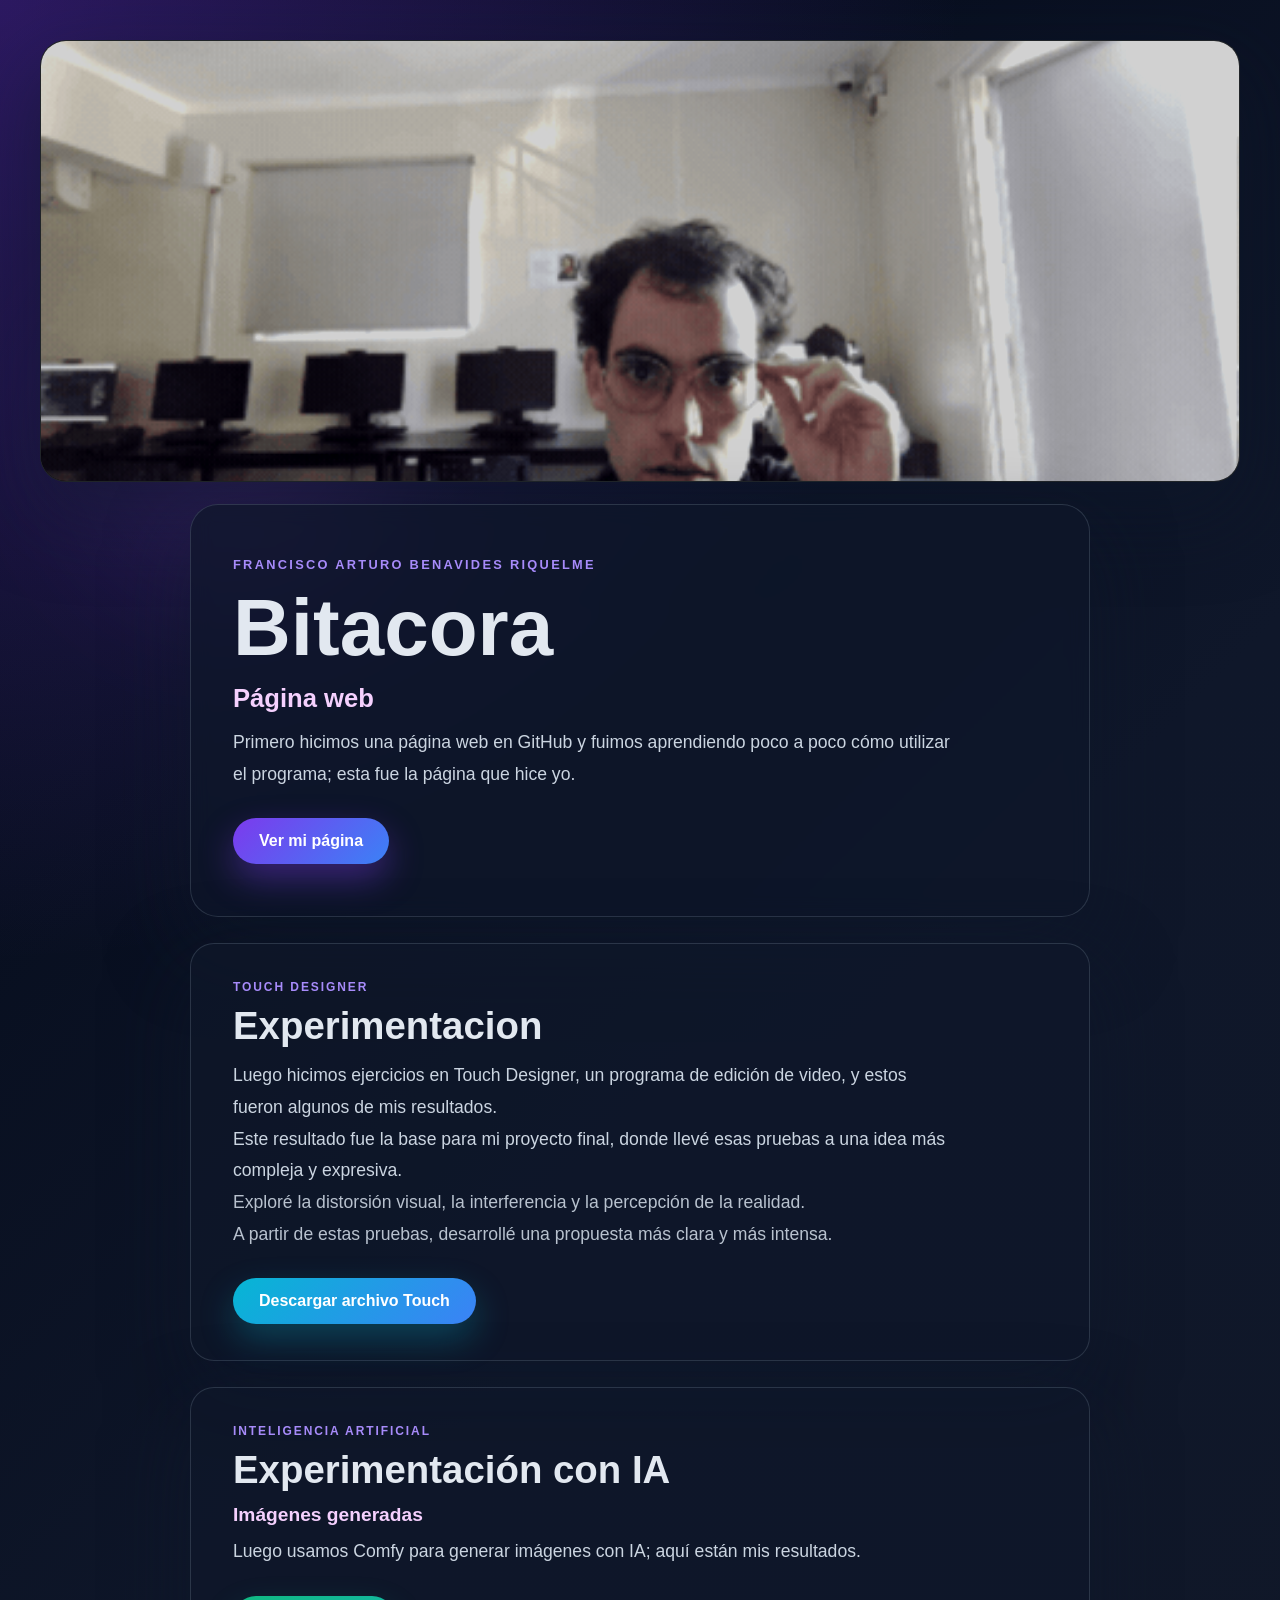
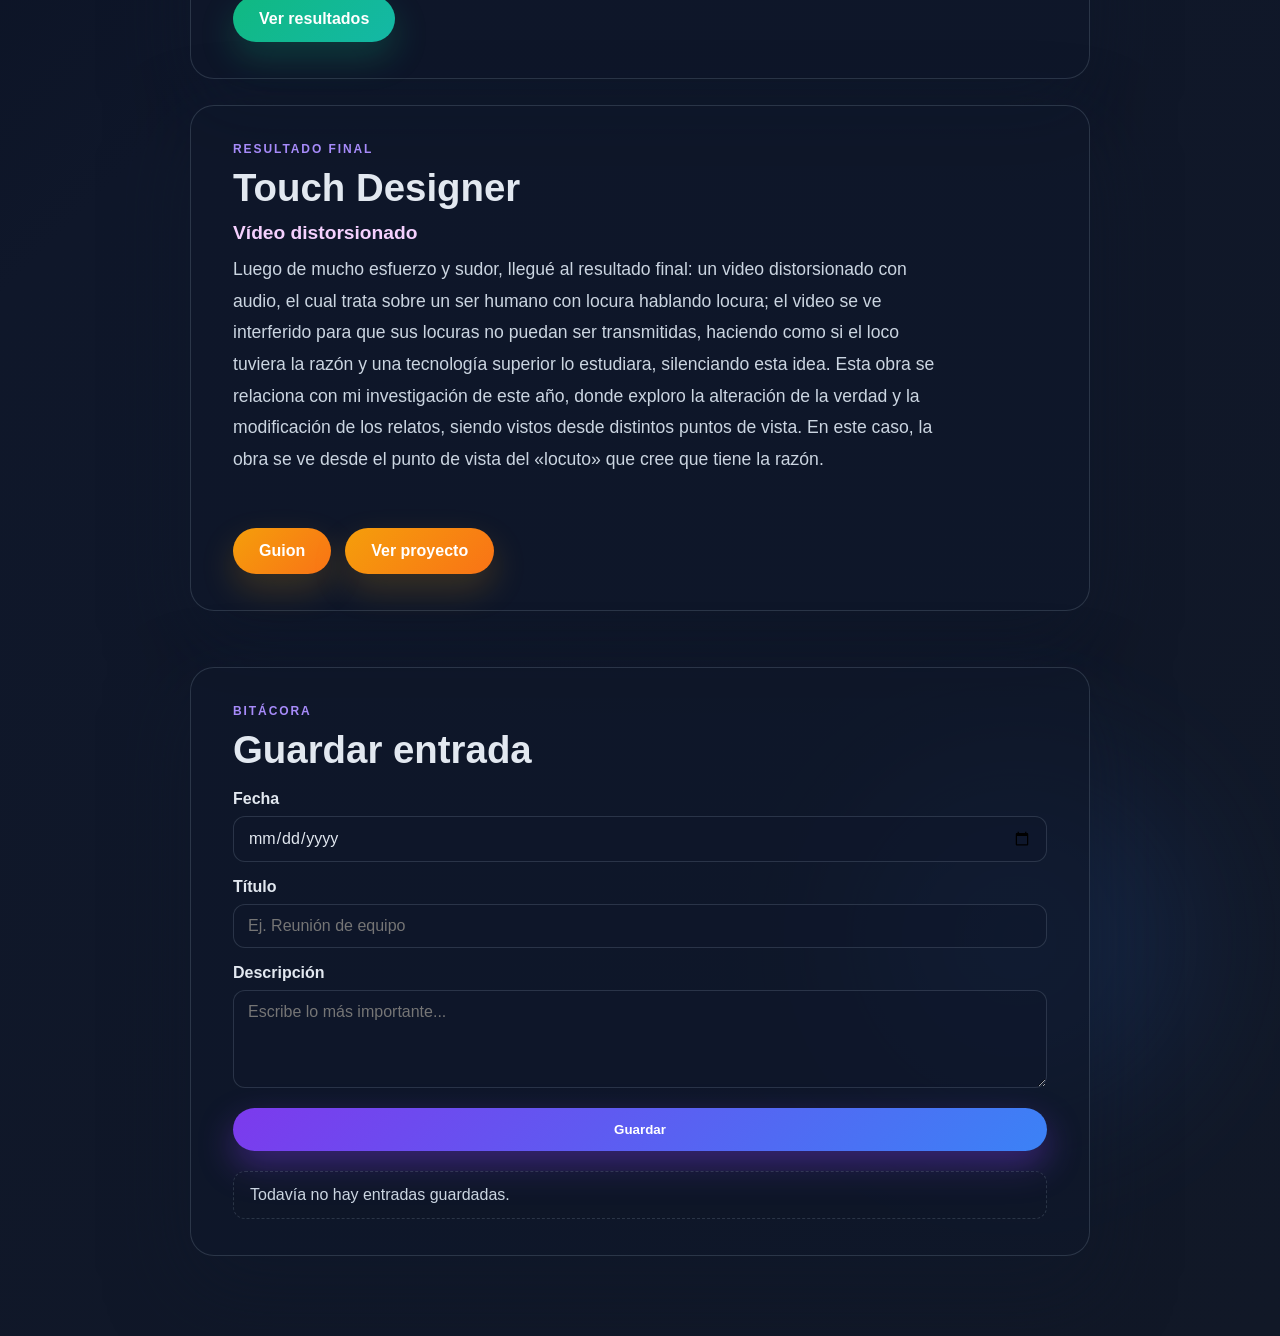
<file: index.html>
<!DOCTYPE html>
<html lang="es">
  <head>
    <meta charset="UTF-8" />
    <meta name="viewport" content="width=device-width, initial-scale=1.0" />
    <title>Bitacora</title>
    <link rel="stylesheet" href="styles.css" />
  </head>
  <body>
    <main class="page-shell">
      <div class="glow glow-one"></div>
      <div class="glow glow-two"></div>

      <div class="top-media">
        <img
          src="media/giphy-visual.gif"
          alt="GIF de distorsión visual"
        />
      </div>

      <header class="hero-card">
        <p class="eyebrow">Francisco Arturo Benavides Riquelme</p>
        <h1>Bitacora</h1>
        <p class="subtitle">Página web</p>

        <p class="description">
          Primero hicimos una página web en GitHub y fuimos aprendiendo poco a poco cómo utilizar el programa;
          esta fue la página que hice yo.
        </p>

        <a
          class="link-button"
          href="https://fran19-jpg.github.io/multimedial/w/index.html"
          target="_blank"
          rel="noreferrer"
        >
          Ver mi página
        </a>
      </header>

      <section class="info-card">
        <p class="section-tag">Touch Designer</p>
        <h2>Experimentacion</h2>
        <p class="description">
          Luego hicimos ejercicios en Touch Designer, un programa de edición de video, y estos fueron algunos de
          mis resultados.
        </p>
        <p class="description">
          Este resultado fue la base para mi proyecto final, donde llevé esas pruebas a una idea más compleja y
          expresiva.
        </p>
        <p class="description small-fill">
          Exploré la distorsión visual, la interferencia y la percepción de la realidad.
        </p>
        <p class="description small-fill">
          A partir de estas pruebas, desarrollé una propuesta más clara y más intensa.
        </p>

        <a
          class="link-button secondary-button"
          href="files/archivo-touch.toe"
          download="archivo-touch.toe"
        >
          Descargar archivo Touch
        </a>
      </section>

      <section class="info-card">
        <p class="section-tag">Inteligencia artificial</p>
        <h2>Experimentación con IA</h2>
        <p class="subtitle small-subtitle">Imágenes generadas</p>
        <p class="description">
          Luego usamos Comfy para generar imágenes con IA; aquí están mis resultados.
        </p>

        <a
          class="link-button tertiary-button"
          href="https://drive.google.com/drive/folders/1UK8mEanDISQHmxmBUMvyscWsUJ8UG1vo?usp=sharing"
          target="_blank"
          rel="noreferrer"
        >
          Ver resultados
        </a>
      </section>

      <section class="info-card final-card">
        <p class="section-tag">Resultado final</p>
        <h2>Touch Designer</h2>
        <p class="subtitle small-subtitle">Vídeo distorsionado</p>
        <p class="description">
          Luego de mucho esfuerzo y sudor, llegué al resultado final: un video distorsionado con audio, el cual
          trata sobre un ser humano con locura hablando locura; el video se ve interferido para que sus locuras no
          puedan ser transmitidas, haciendo como si el loco tuviera la razón y una tecnología superior lo estudiara,
          silenciando esta idea. Esta obra se relaciona con mi investigación de este año, donde exploro la alteración
          de la verdad y la modificación de los relatos, siendo vistos desde distintos puntos de vista. En este caso,
          la obra se ve desde el punto de vista del «locuto» que cree que tiene la razón.
        </p>

        <div class="final-links">
          <a
            class="link-button quaternary-button"
            href="files/guion-resumen.txt"
            download="guion-resumen.txt"
          >
            Guion
          </a>
          <a
            class="link-button quaternary-button"
            href="files/obra-touchdesigner.toe"
            download="obra-touchdesigner.toe"
          >
            Ver proyecto
          </a>
        </div>
      </section>

      <section class="info-card save-card">
        <p class="section-tag">Bitácora</p>
        <h2>Guardar entrada</h2>

        <form id="entry-form" class="entry-form">
          <div class="field">
            <label for="date">Fecha</label>
            <input id="date" name="date" type="date" required />
          </div>

          <div class="field">
            <label for="title">Título</label>
            <input id="title" name="title" type="text" placeholder="Ej. Reunión de equipo" required />
          </div>

          <div class="field">
            <label for="content">Descripción</label>
            <textarea id="content" name="content" rows="4" placeholder="Escribe lo más importante..." required></textarea>
          </div>

          <button type="submit" class="link-button save-button">Guardar</button>
        </form>

        <ul id="entries-list" class="entries-list"></ul>
      </section>
    </main>

    <script src="script.js"></script>
  </body>
</html>
</file>
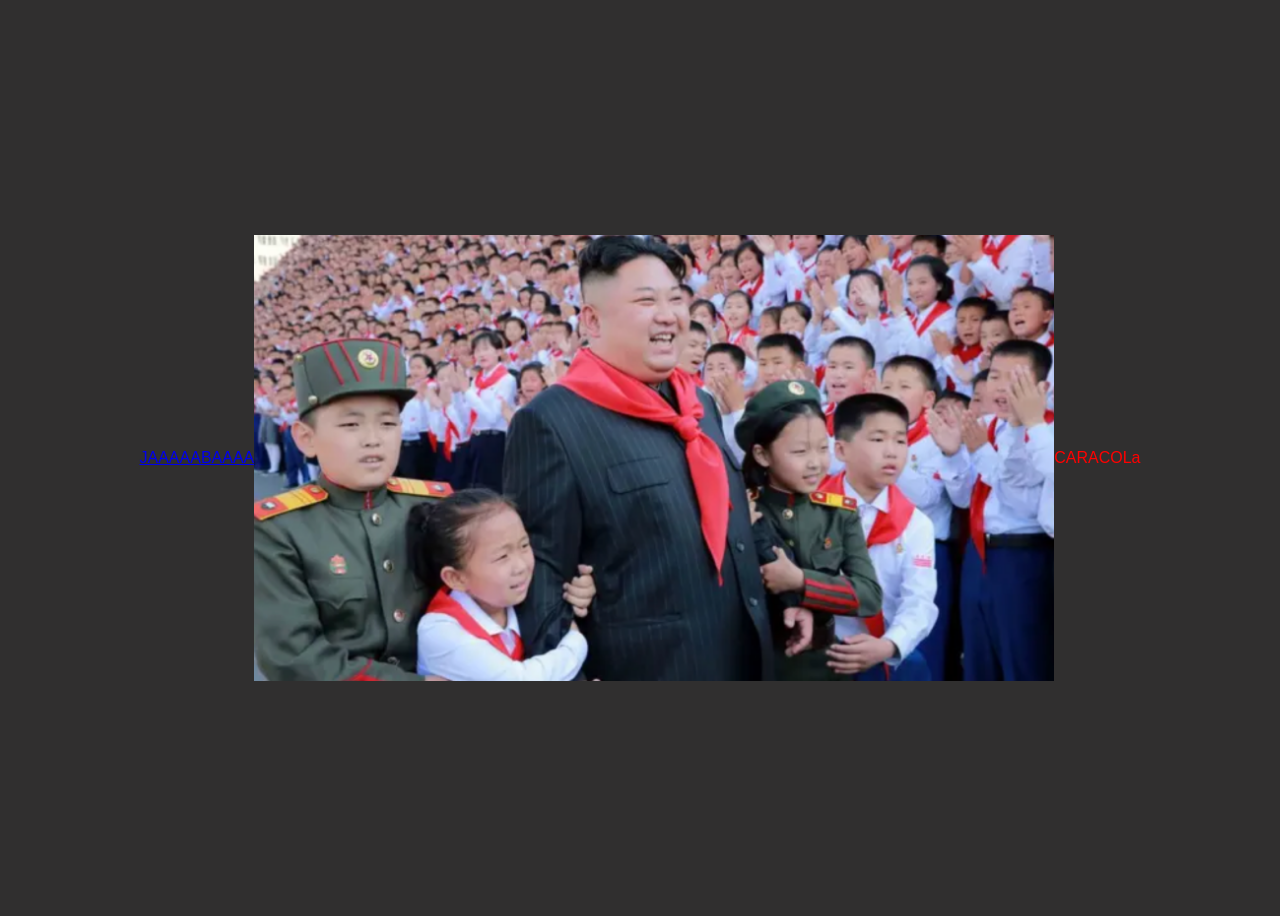
<file: w/index.html>
<!DOCTYPE html>
<!-- Indica al navegador que este documento usa HTML5 -->

<html>
<!-- Inicio del documento HTML -->

<head>
<!-- Sección donde van metadatos, título y estilos -->

<meta charset="UTF-8">
<!-- Define la codificación de caracteres para que se vean bien tildes y símbolos -->

<title>mixturitas</title>
<!-- Título de la página que aparece en la pestaña del navegador -->

<style>
/* Aquí comienza la sección de estilos CSS que define la apariencia visual */

body{
/* "body" se refiere a todo el contenido visible de la página */

  background-color: rgb(48, 47, 47);
  /* Define que el fondo de toda la página sea blanco */

  color: #ff0000;
  /* Define que el color del texto sea negro */

  margin: 100;
  /* Elimina los márgenes que los navegadores agregan por defecto */

  height: 100vh;
  /* Hace que el alto del cuerpo sea igual al 100% de la altura de la pantalla */

  display: flex;
  /* Activa el sistema Flexbox para organizar y centrar elementos */

  justify-content: center;
  /* Centra el contenido horizontalmente */

  align-items: center;
  /* Centra el contenido verticalmente */

  font-family: helvetica, sans-serif;
  /* Define la tipografía del texto */

  font-size: 15spx;
  /* Define el tamaño grande del texto */

}
/* Fin de las reglas de estilo del body */

</style>
<!-- Fin de la sección de estilos -->

</head>
<!-- Fin de la sección head -->
<a href="pagina1.html">JAAAAABAAAA </a>
<body>
<!-- Inicio del contenido visible de la página -->
<img src="img/kim.png" alt="descripción" width="800">
CARACOLa
<!-- Texto que aparece en el centro de la pantalla -->


<!-- Fin del contenido visible -->


</html>
<!-- Fin del documento HTML -->
</file>
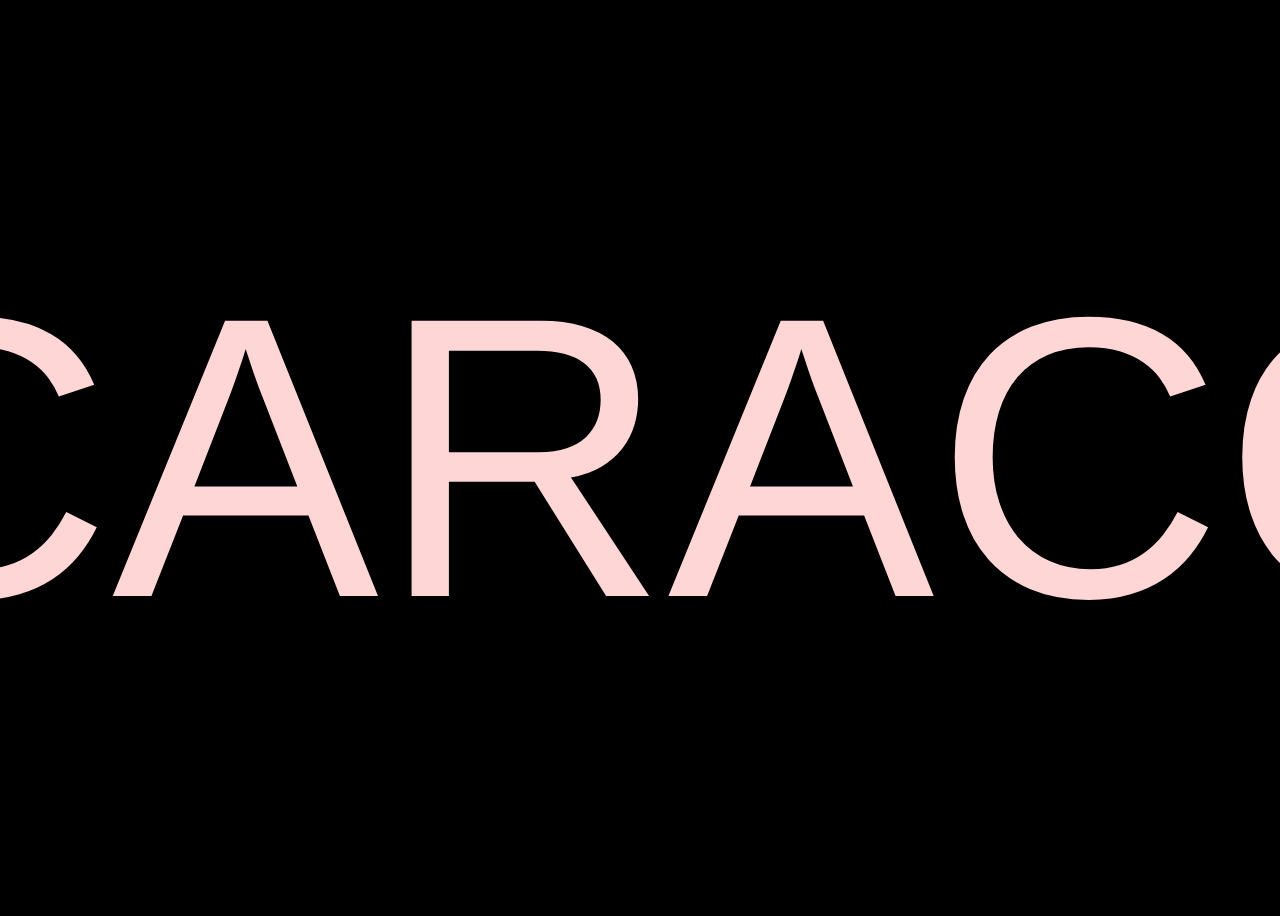
<file: FRAN/w/Index.html>
<!DOCTYPE html>
<!-- Indica al navegador que este documento usa HTML5 -->

<html>
<!-- Inicio del documento HTML -->

<head>
<!-- Sección donde van metadatos, título y estilos -->

<meta charset="UTF-8">
<!-- Define la codificación de caracteres para que se vean bien tildes y símbolos -->

<title>mixturitas</title>
<!-- Título de la página que aparece en la pestaña del navegador -->

<style>
/* Aquí comienza la sección de estilos CSS que define la apariencia visual */

body{
/* "body" se refiere a todo el contenido visible de la página */

  background-color: black;
  /* Define que el fondo de toda la página sea blanco */

  color: #FFD6D6;
  /* Define que el color del texto sea negro */

  margin: 100;
  /* Elimina los márgenes que los navegadores agregan por defecto */

  height: 100vh;
  /* Hace que el alto del cuerpo sea igual al 100% de la altura de la pantalla */

  display: flex;
  /* Activa el sistema Flexbox para organizar y centrar elementos */

  justify-content: center;
  /* Centra el contenido horizontalmente */

  align-items: center;
  /* Centra el contenido verticalmente */

  font-family: helvetica, sans-serif;
  /* Define la tipografía del texto */

  font-size: 400px;
  /* Define el tamaño grande del texto */

}
/* Fin de las reglas de estilo del body */

</style>
<!-- Fin de la sección de estilos -->

</head>
<!-- Fin de la sección head -->

<body>
<!-- Inicio del contenido visible de la página -->
<img src="img/kim.png" alt="descripción" width="300">
CARACOL
<!-- Texto que aparece en el centro de la pantalla -->

</body>
<!-- Fin del contenido visible -->

</html>
<!-- Fin del documento HTML -->
</file>
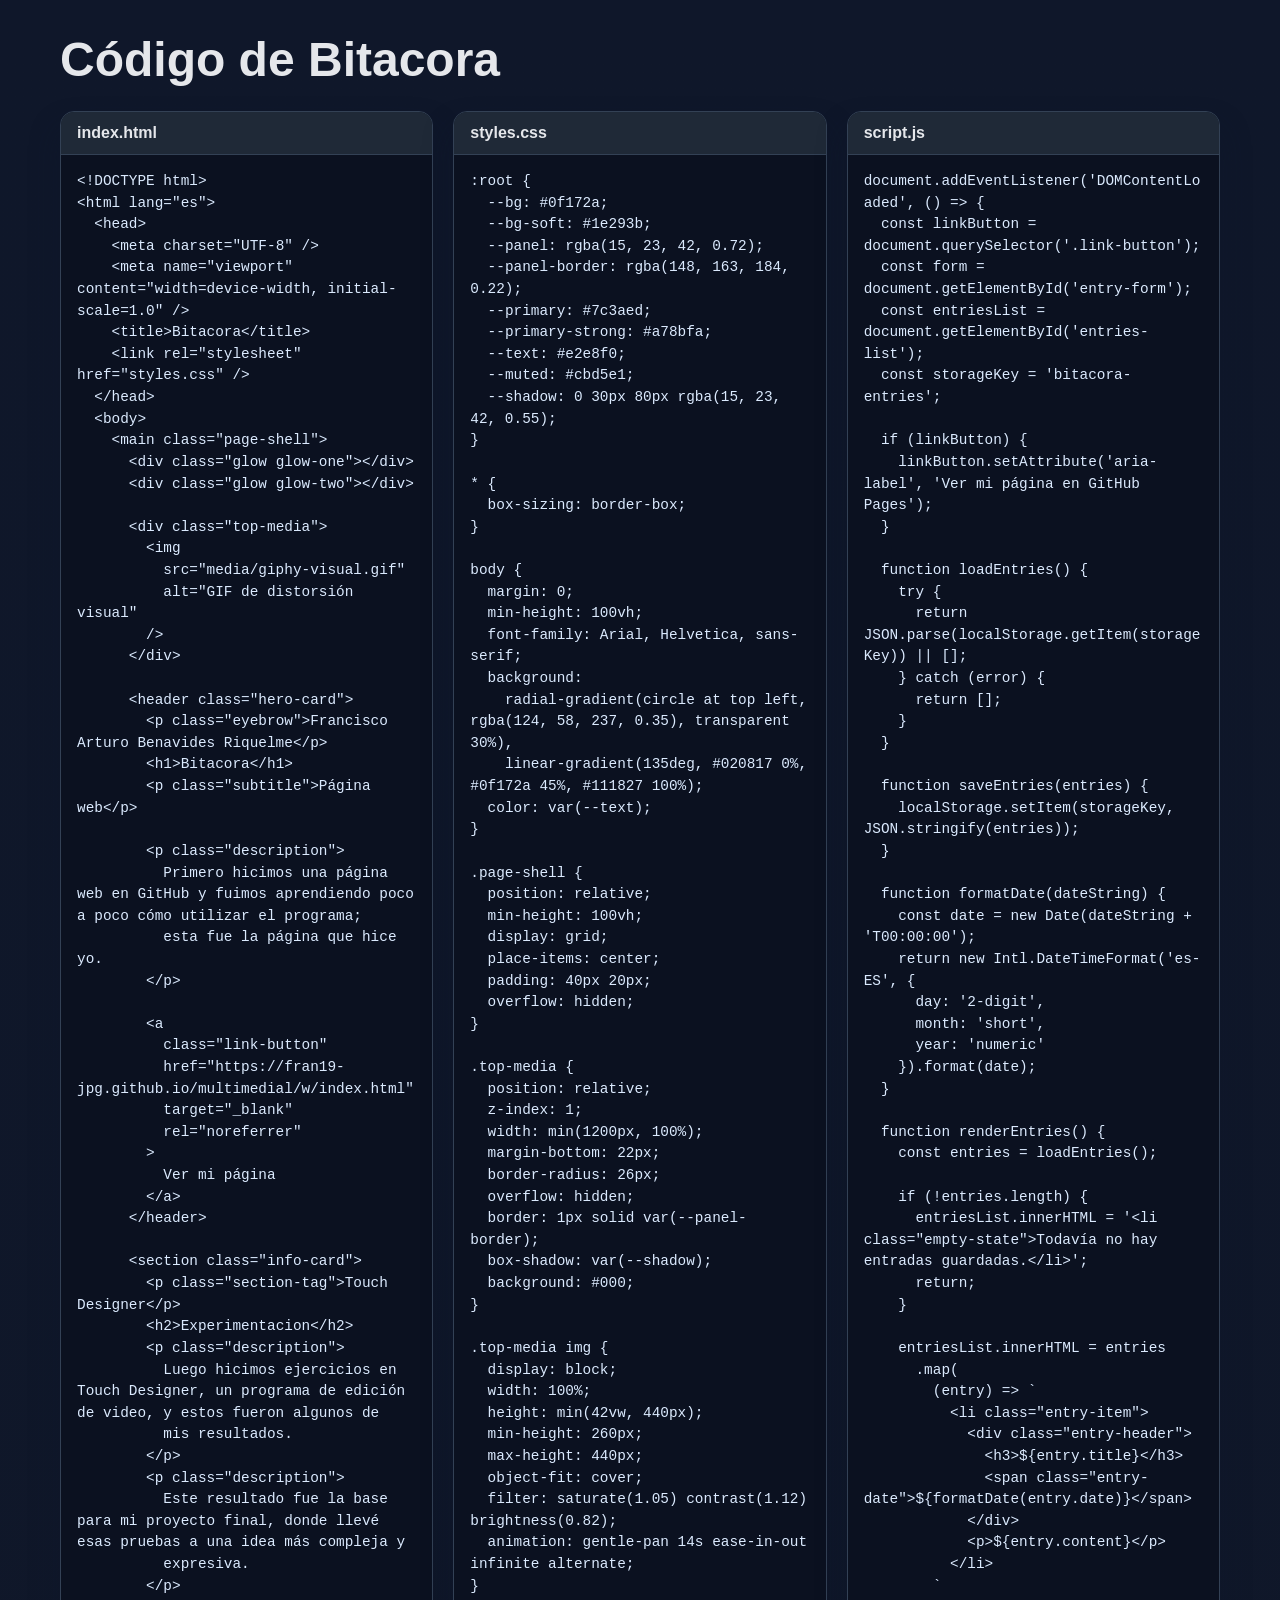
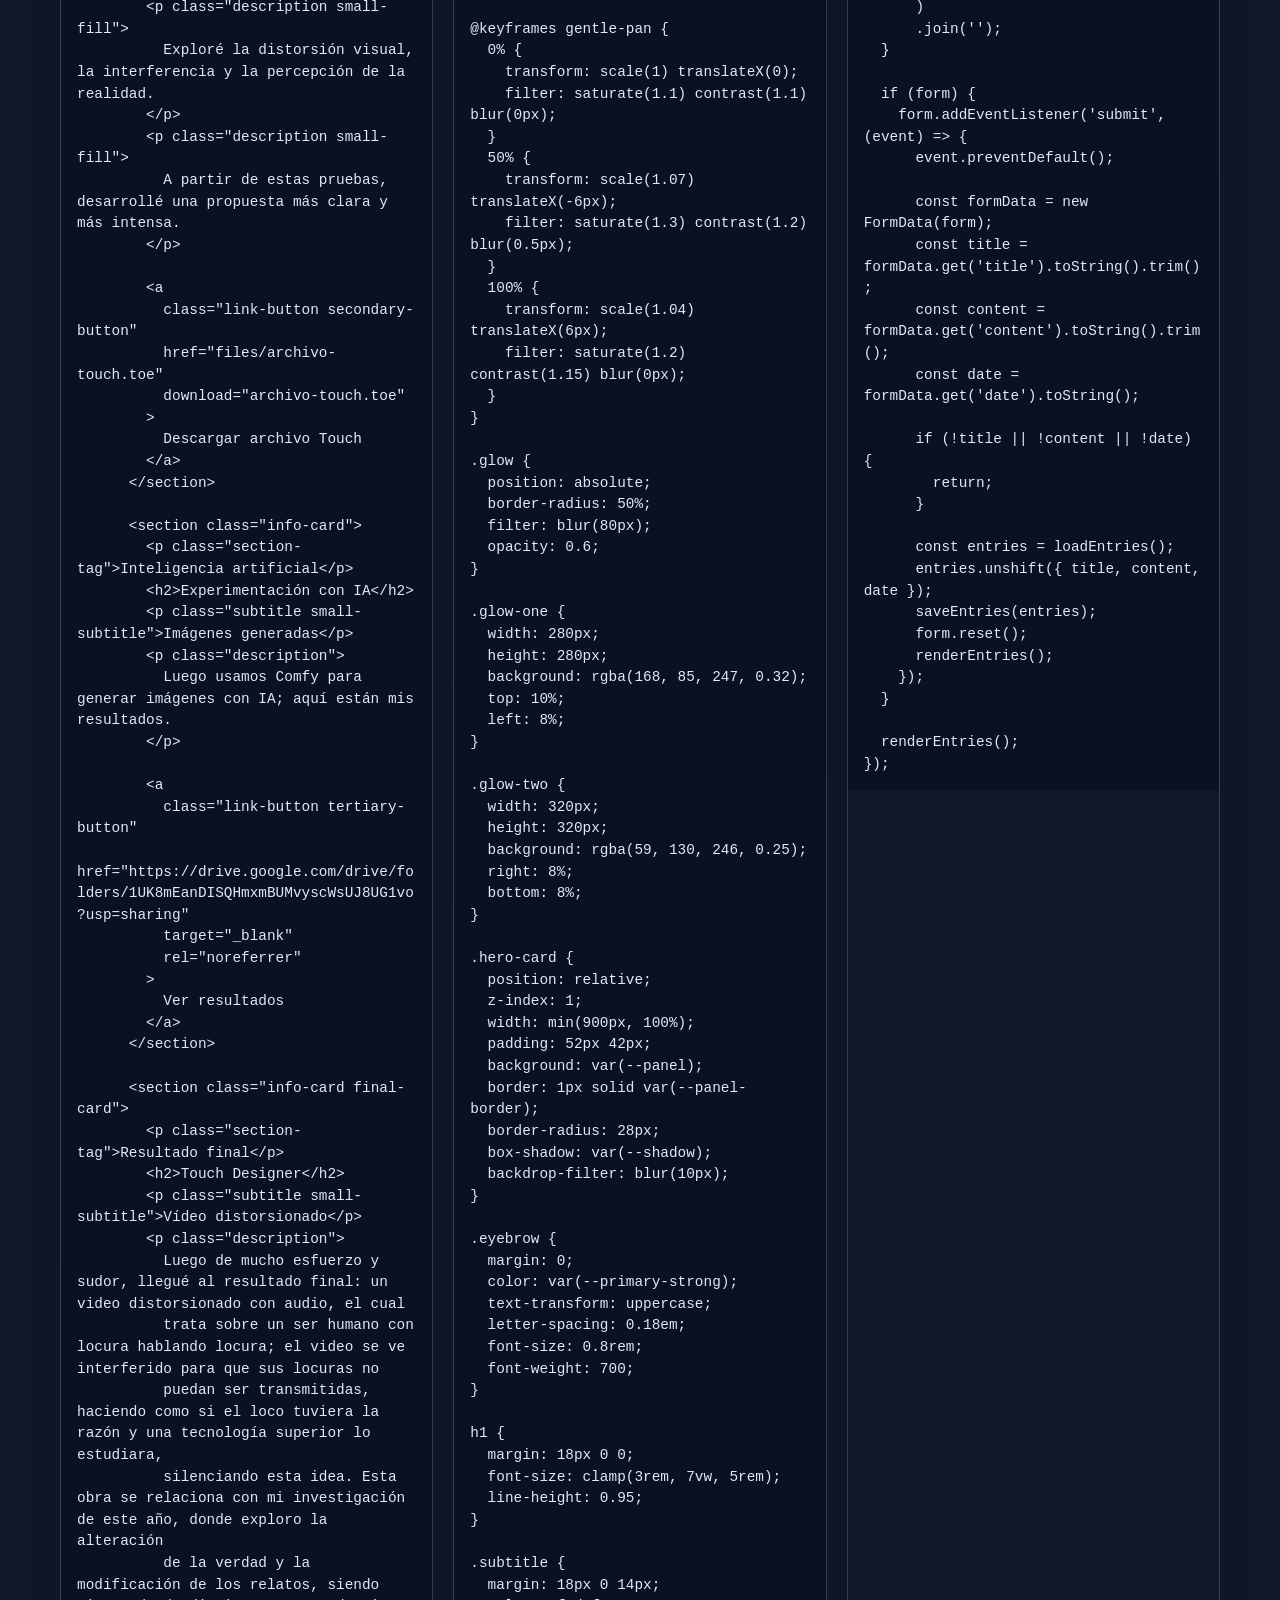
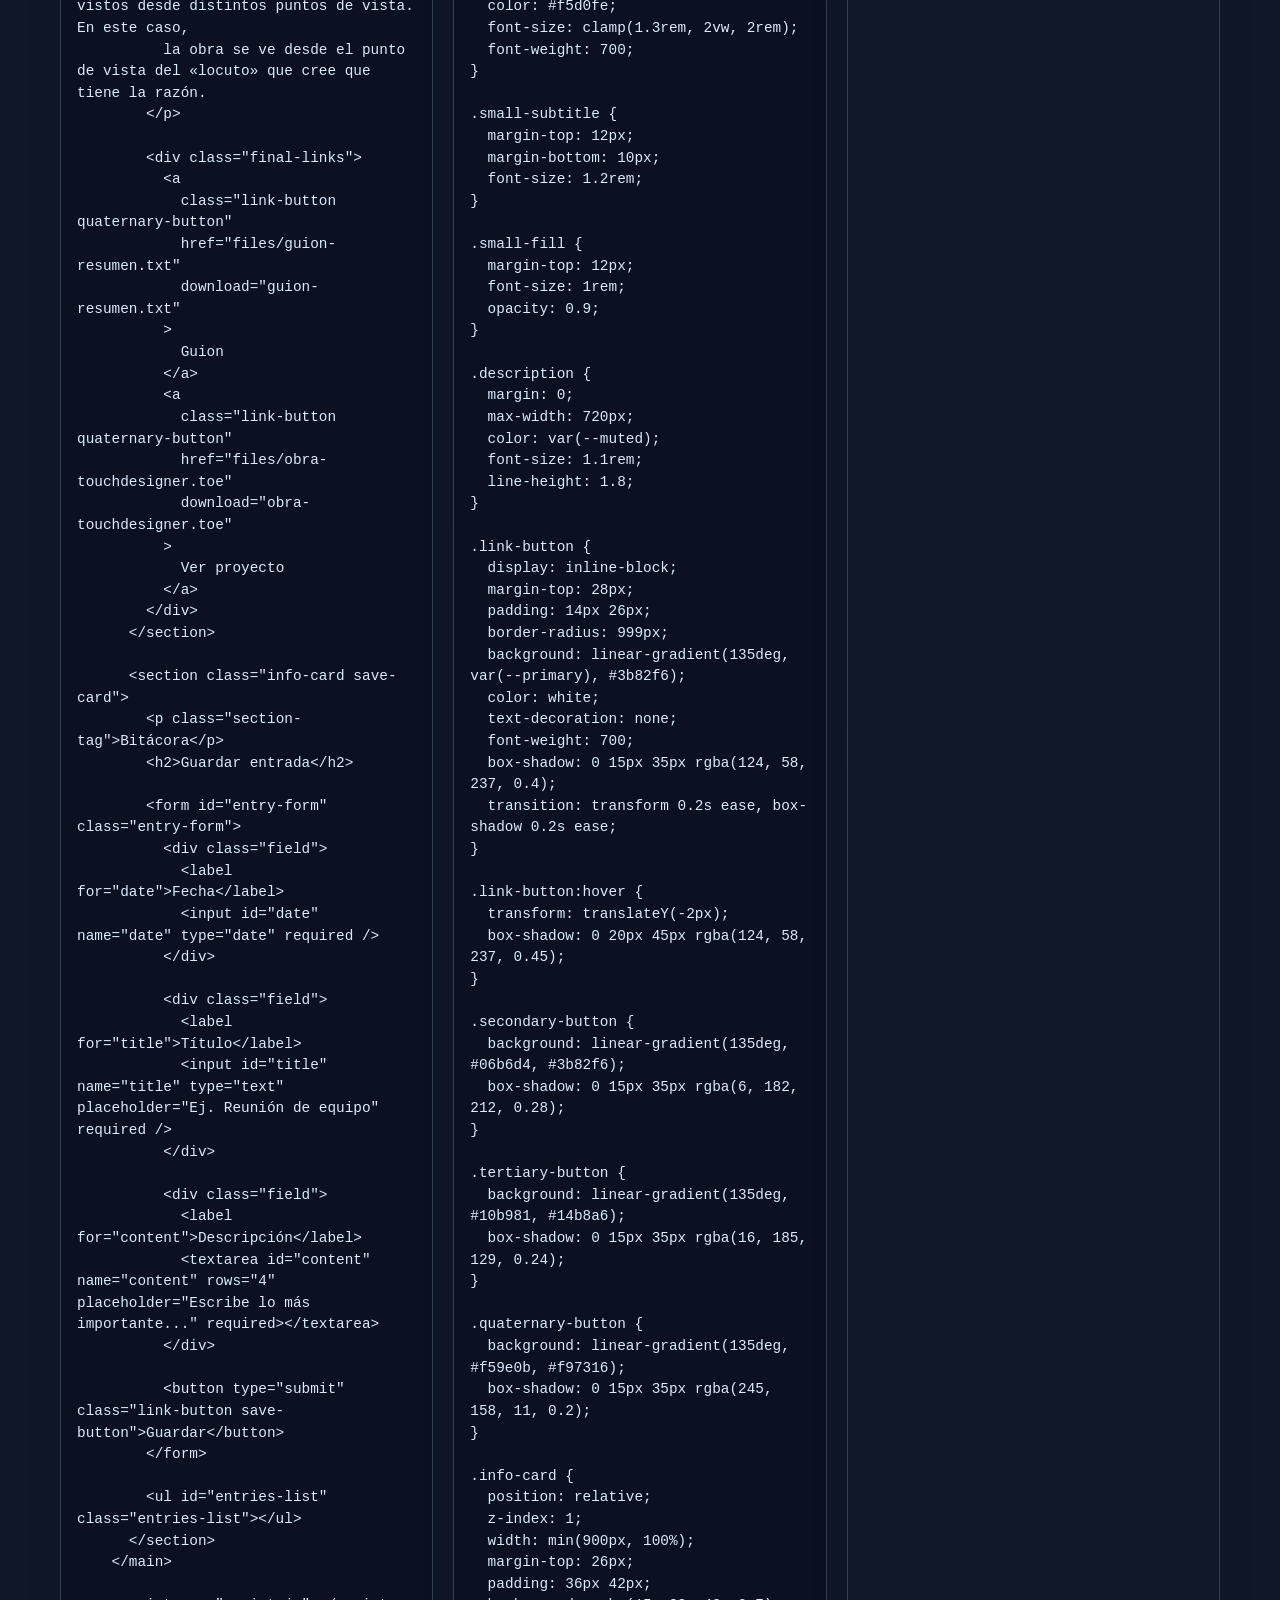
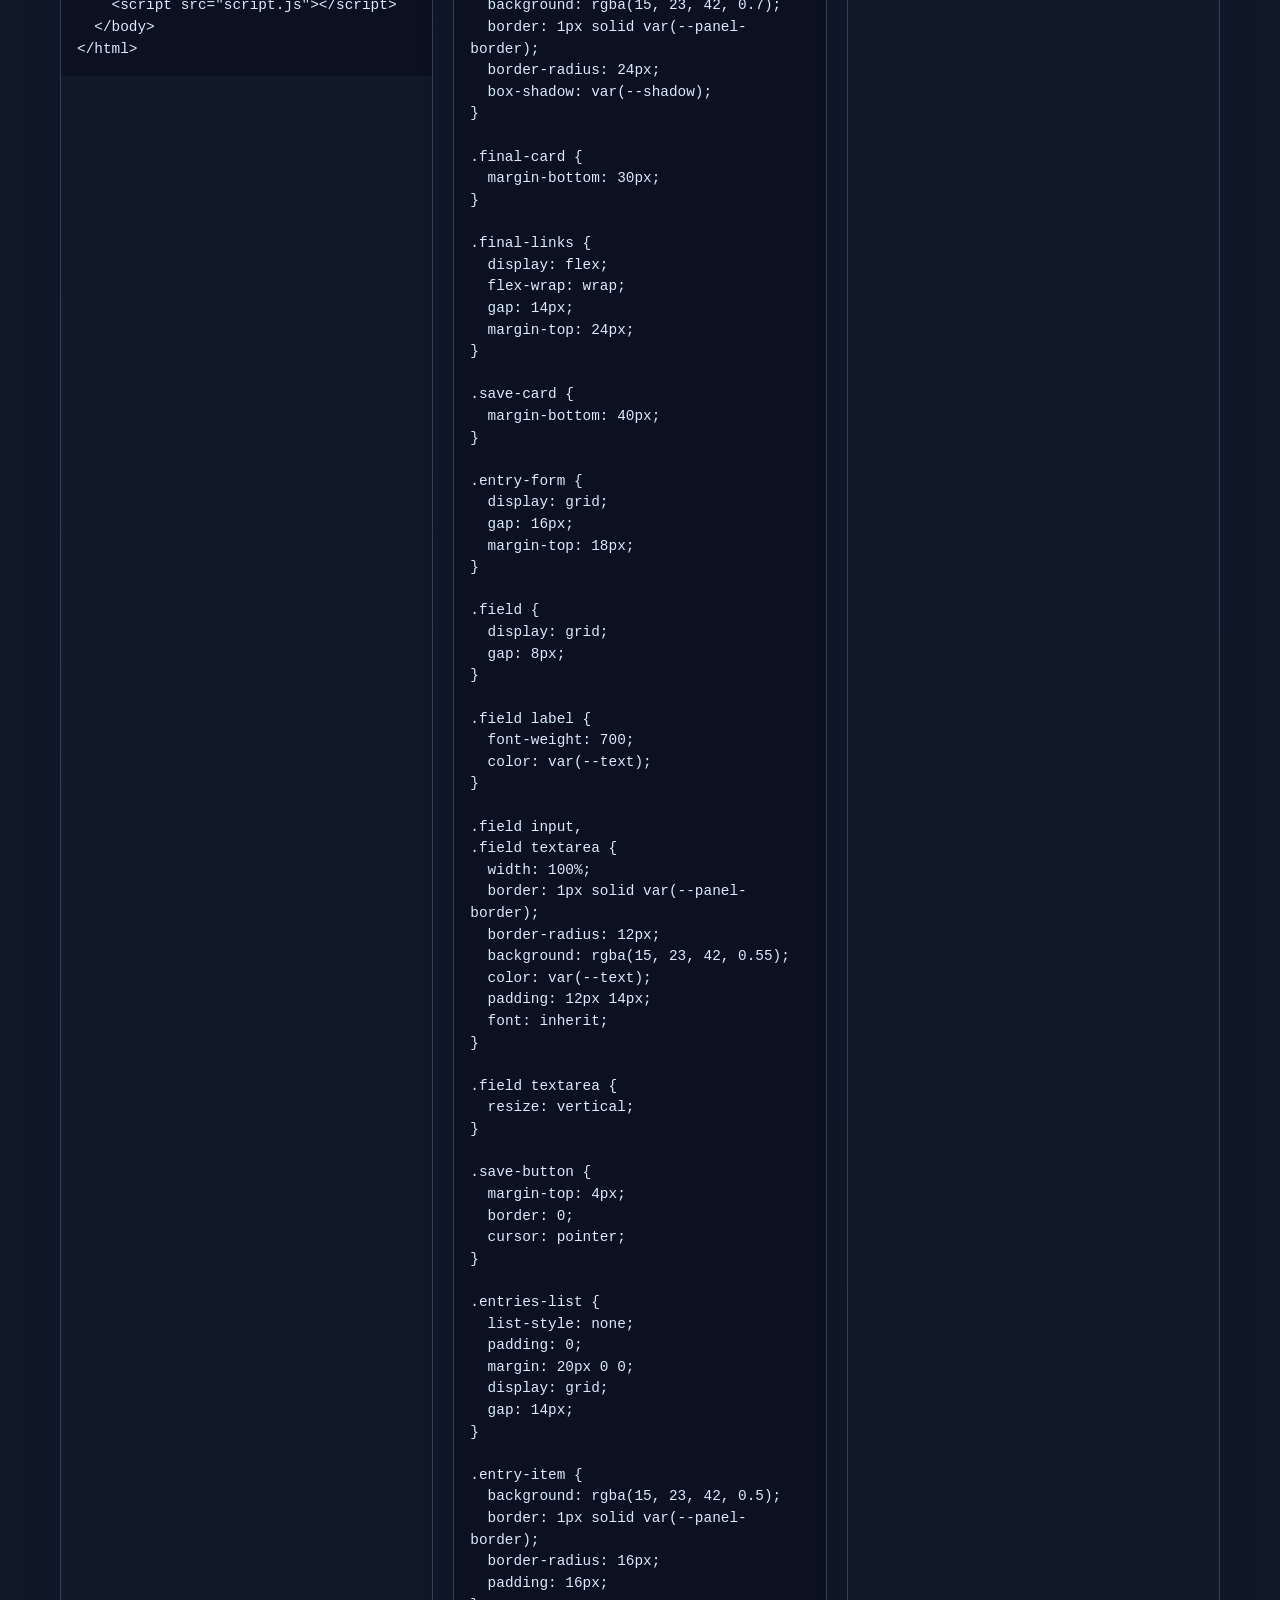
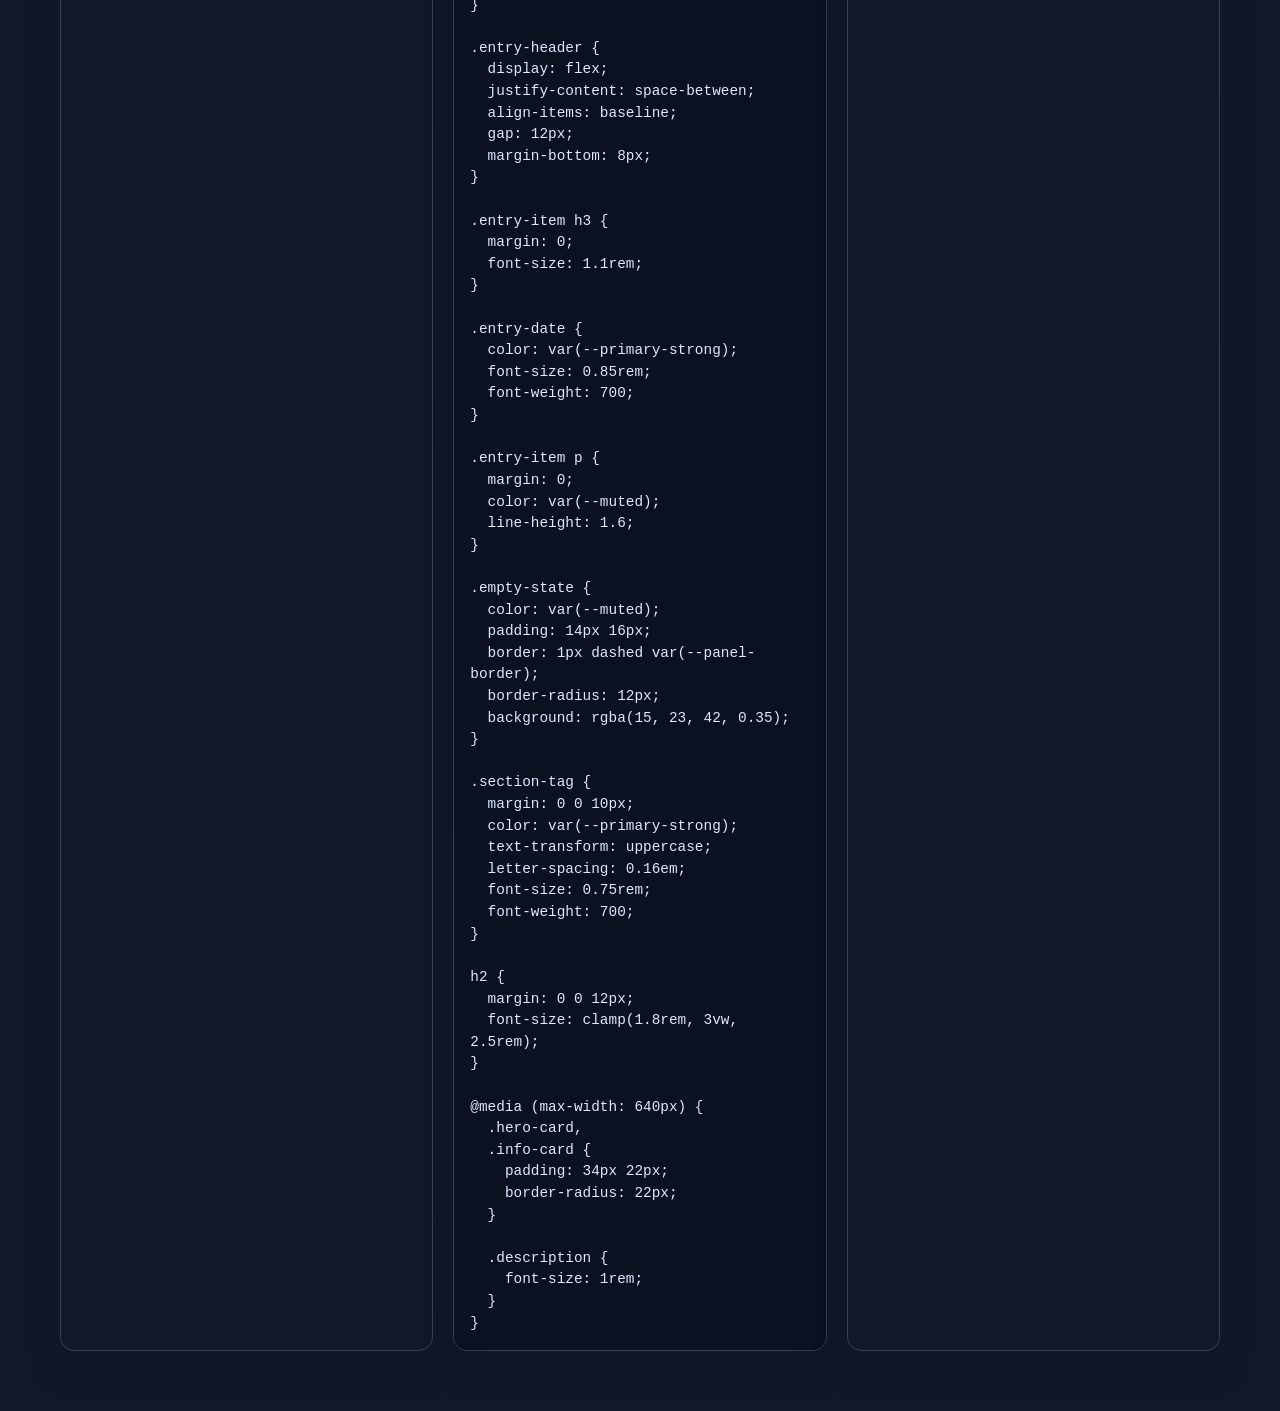
<file: code-viewer.html>
<!DOCTYPE html>
<html lang="es">
  <head>
    <meta charset="UTF-8" />
    <meta name="viewport" content="width=device-width, initial-scale=1.0" />
    <title>Código Bitacora</title>
    <style>
      :root {
        --bg: #0f172a;
        --panel: #111827;
        --panel-2: #1f2937;
        --text: #e5e7eb;
        --muted: #9ca3af;
        --accent: #60a5fa;
        --border: #334155;
      }

      * { box-sizing: border-box; }

      body {
        margin: 0;
        font-family: Arial, Helvetica, sans-serif;
        background: linear-gradient(180deg, #0f172a 0%, #111827 100%);
        color: var(--text);
      }

      .container {
        max-width: 1200px;
        margin: 0 auto;
        padding: 32px 20px 60px;
      }

      h1 {
        margin: 0 0 24px;
        font-size: clamp(2rem, 5vw, 3rem);
      }

      .grid {
        display: grid;
        grid-template-columns: repeat(auto-fit, minmax(300px, 1fr));
        gap: 20px;
      }

      .card {
        background: var(--panel);
        border: 1px solid var(--border);
        border-radius: 14px;
        overflow: hidden;
        box-shadow: 0 18px 30px rgba(15, 23, 42, 0.35);
      }

      .card-header {
        background: var(--panel-2);
        border-bottom: 1px solid var(--border);
        padding: 12px 16px;
        font-weight: 700;
      }

      pre {
        margin: 0;
        padding: 16px;
        overflow: auto;
        white-space: pre-wrap;
        word-break: break-word;
        background: #0b1120;
        color: #dbeafe;
        font-size: 0.9rem;
        line-height: 1.5;
        min-height: 260px;
      }
    </style>
  </head>
  <body>
    <div class="container">
      <h1>Código de Bitacora</h1>
      <div class="grid">
        <section class="card">
          <div class="card-header">index.html</div>
          <pre id="html-code"></pre>
        </section>

        <section class="card">
          <div class="card-header">styles.css</div>
          <pre id="css-code"></pre>
        </section>

        <section class="card">
          <div class="card-header">script.js</div>
          <pre id="js-code"></pre>
        </section>
      </div>
    </div>

    <script>
      async function loadFile(path, targetId) {
        const response = await fetch(path);
        const text = await response.text();
        document.getElementById(targetId).textContent = text;
      }

      loadFile('index.html', 'html-code');
      loadFile('styles.css', 'css-code');
      loadFile('script.js', 'js-code');
    </script>
  </body>
</html>
</file>
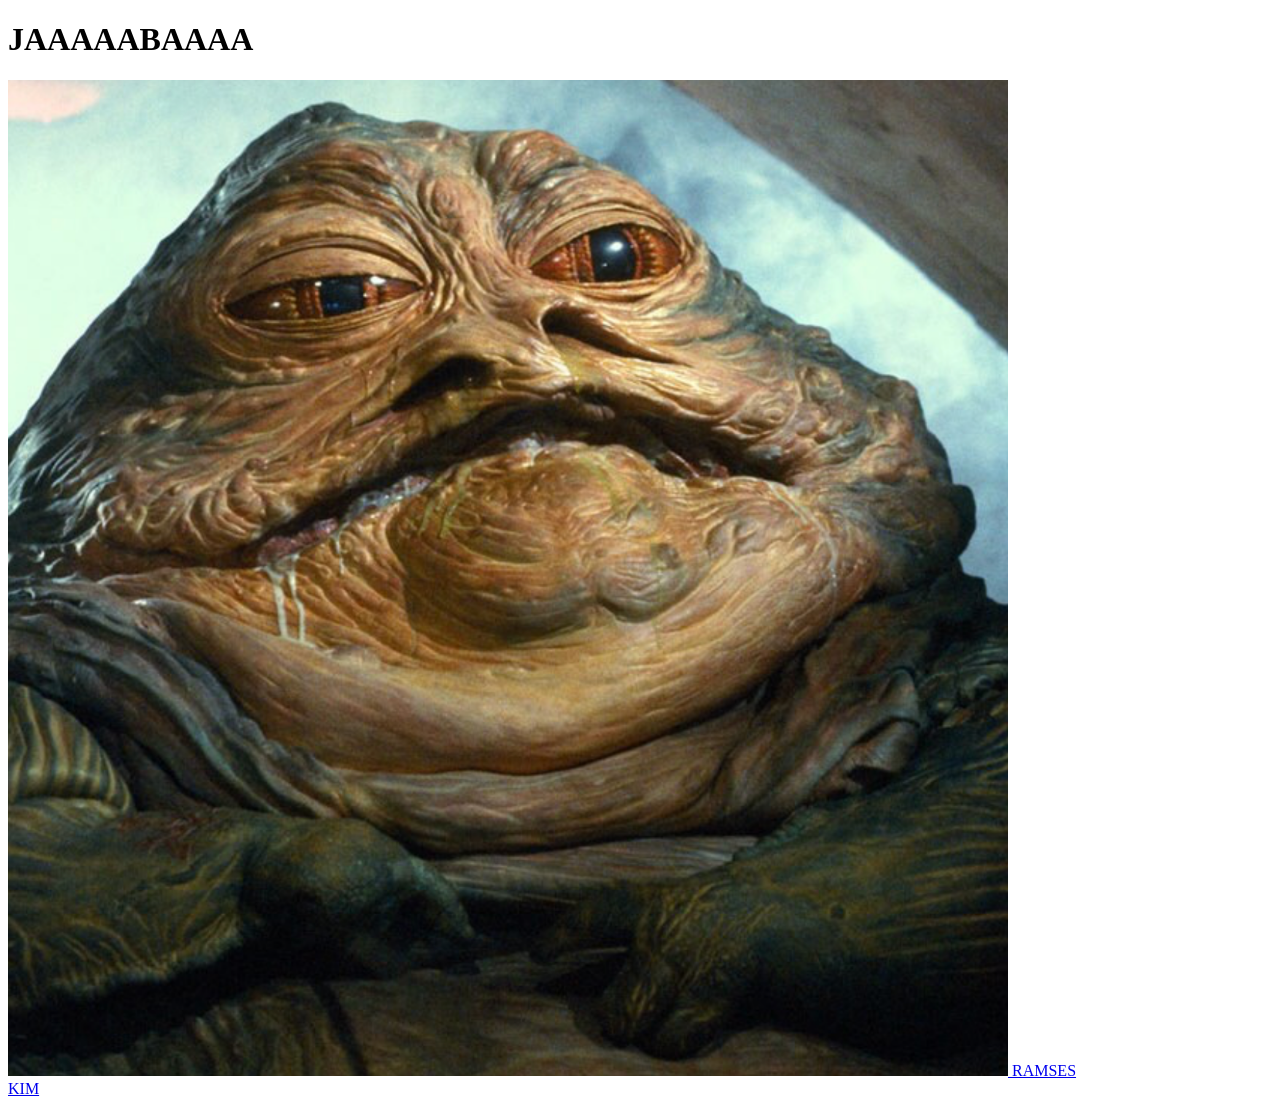
<file: w/pagina1.html>
<!DOCTYPE html>
<html lang="es">
<head>
<title>Mi sitio</title>
</head>
<meta charset="UTF-8">
<title>gsh</title>


<h1>JAAAAABAAAA</h1>



</body>

<a href="pagina2.html">
  <img src="img/jabba.png" alt="Ir" width="1000">
  
</a>


<a href="pagina2.html">RAMSES</a><br>
<a href="index.html">KIM</a>
</html>
</file>
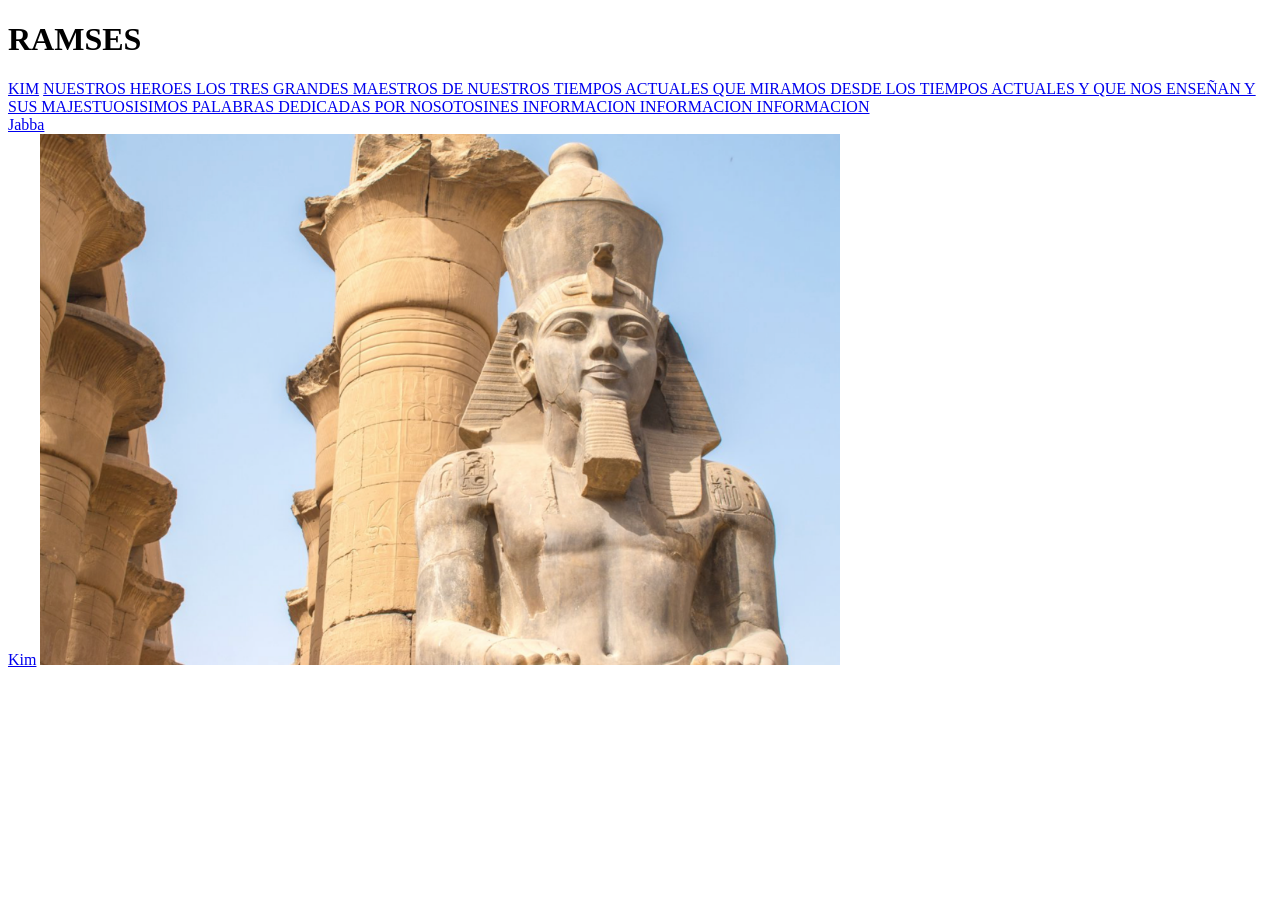
<file: w/pagina2.html>
<!DOCTYPE html>
<html lang="es"></html>
<head>
<title>Página2</title>
</head>
<meta charset="UTF-8">
<body>

<h1>RAMSES</h1>

<a href="index.html">KIM</a>
<!--<a href="index.html" target="_blank">Volver a la página principal</a>-->
<!--<a href="https://www.wikipedia.org" target="_blank">Ir a Wikipedia</a>-->

</body>




<a href="pagina3.html"> NUESTROS HEROES LOS TRES GRANDES MAESTROS DE NUESTROS TIEMPOS ACTUALES QUE MIRAMOS DESDE LOS TIEMPOS ACTUALES Y QUE NOS ENSEÑAN Y SUS MAJESTUOSISIMOS PALABRAS DEDICADAS POR NOSOTOSINES INFORMACION INFORMACION INFORMACION</a><br>
<a href="pagina1.html">Jabba</a><br>
<a href="index.html">Kim</a>
  <img src="img/faraon.png" alt="Ir" width="800">
</a>
</html>
</file>
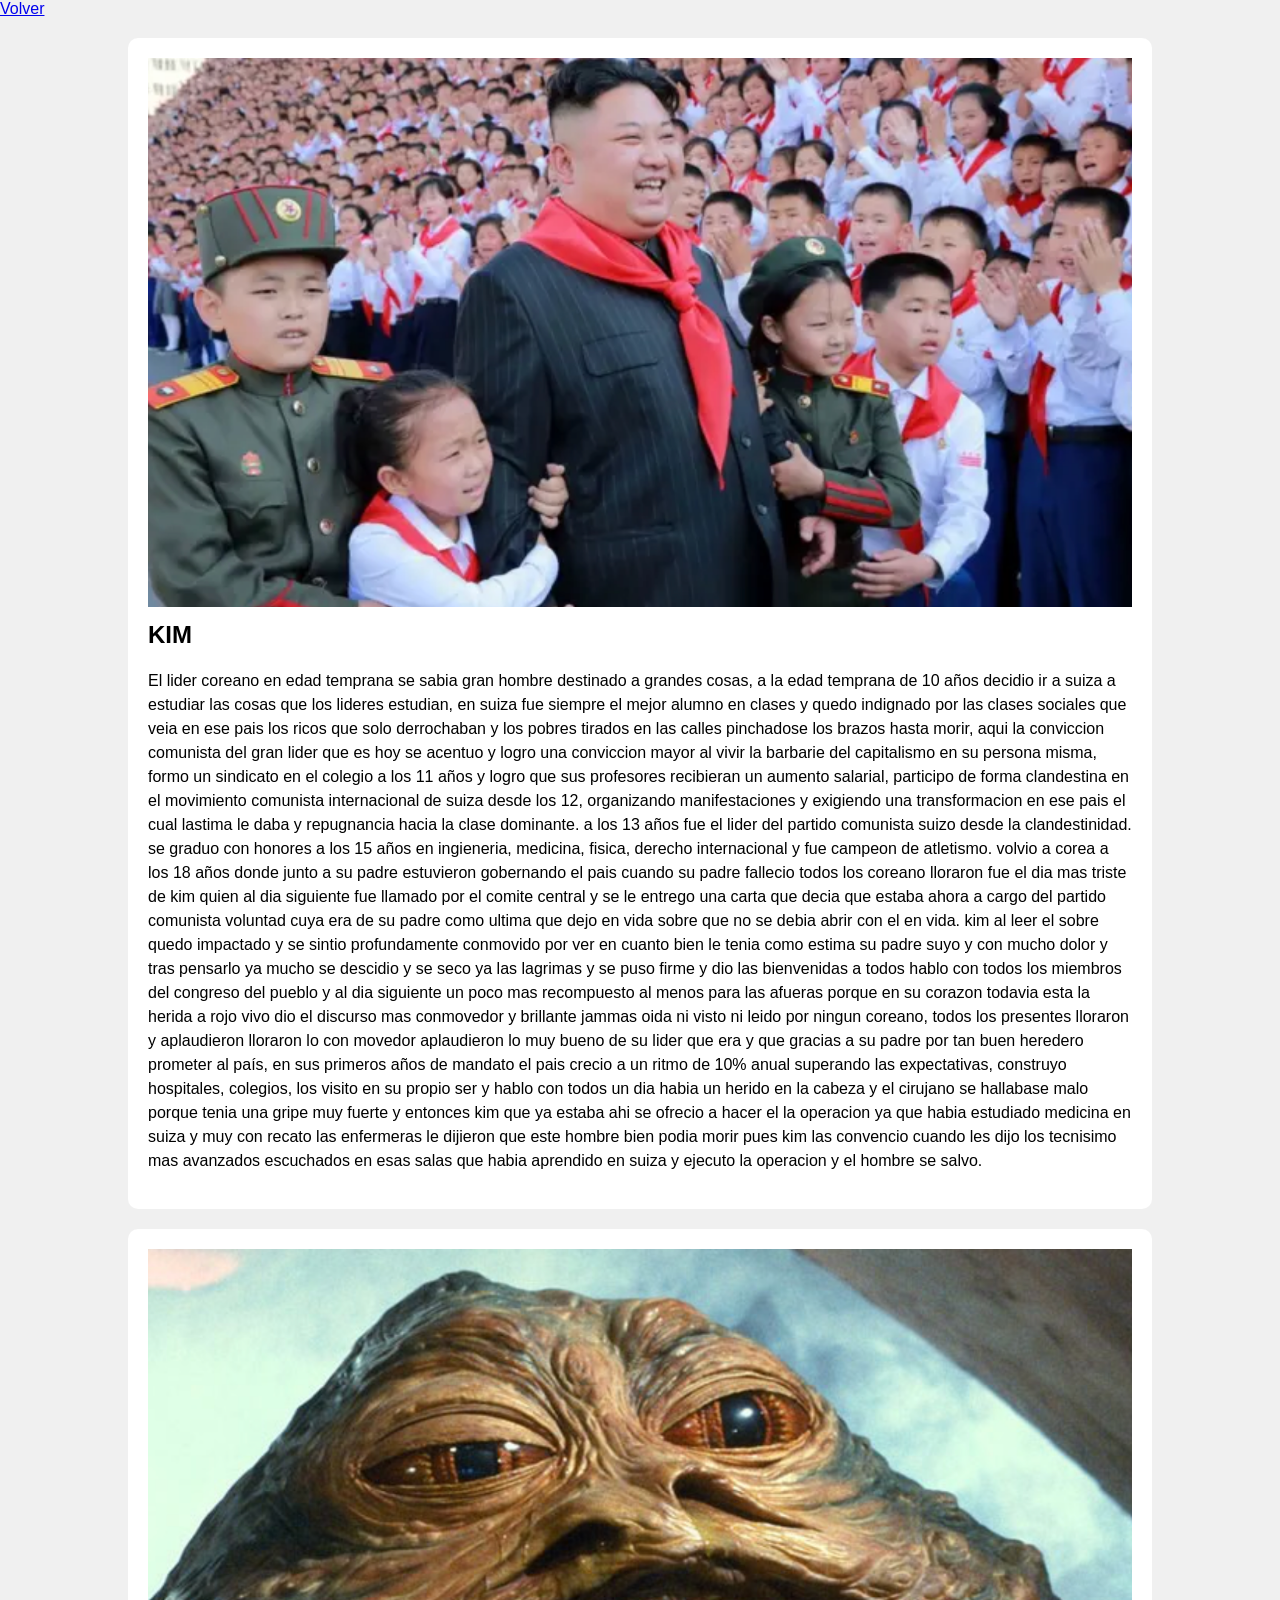
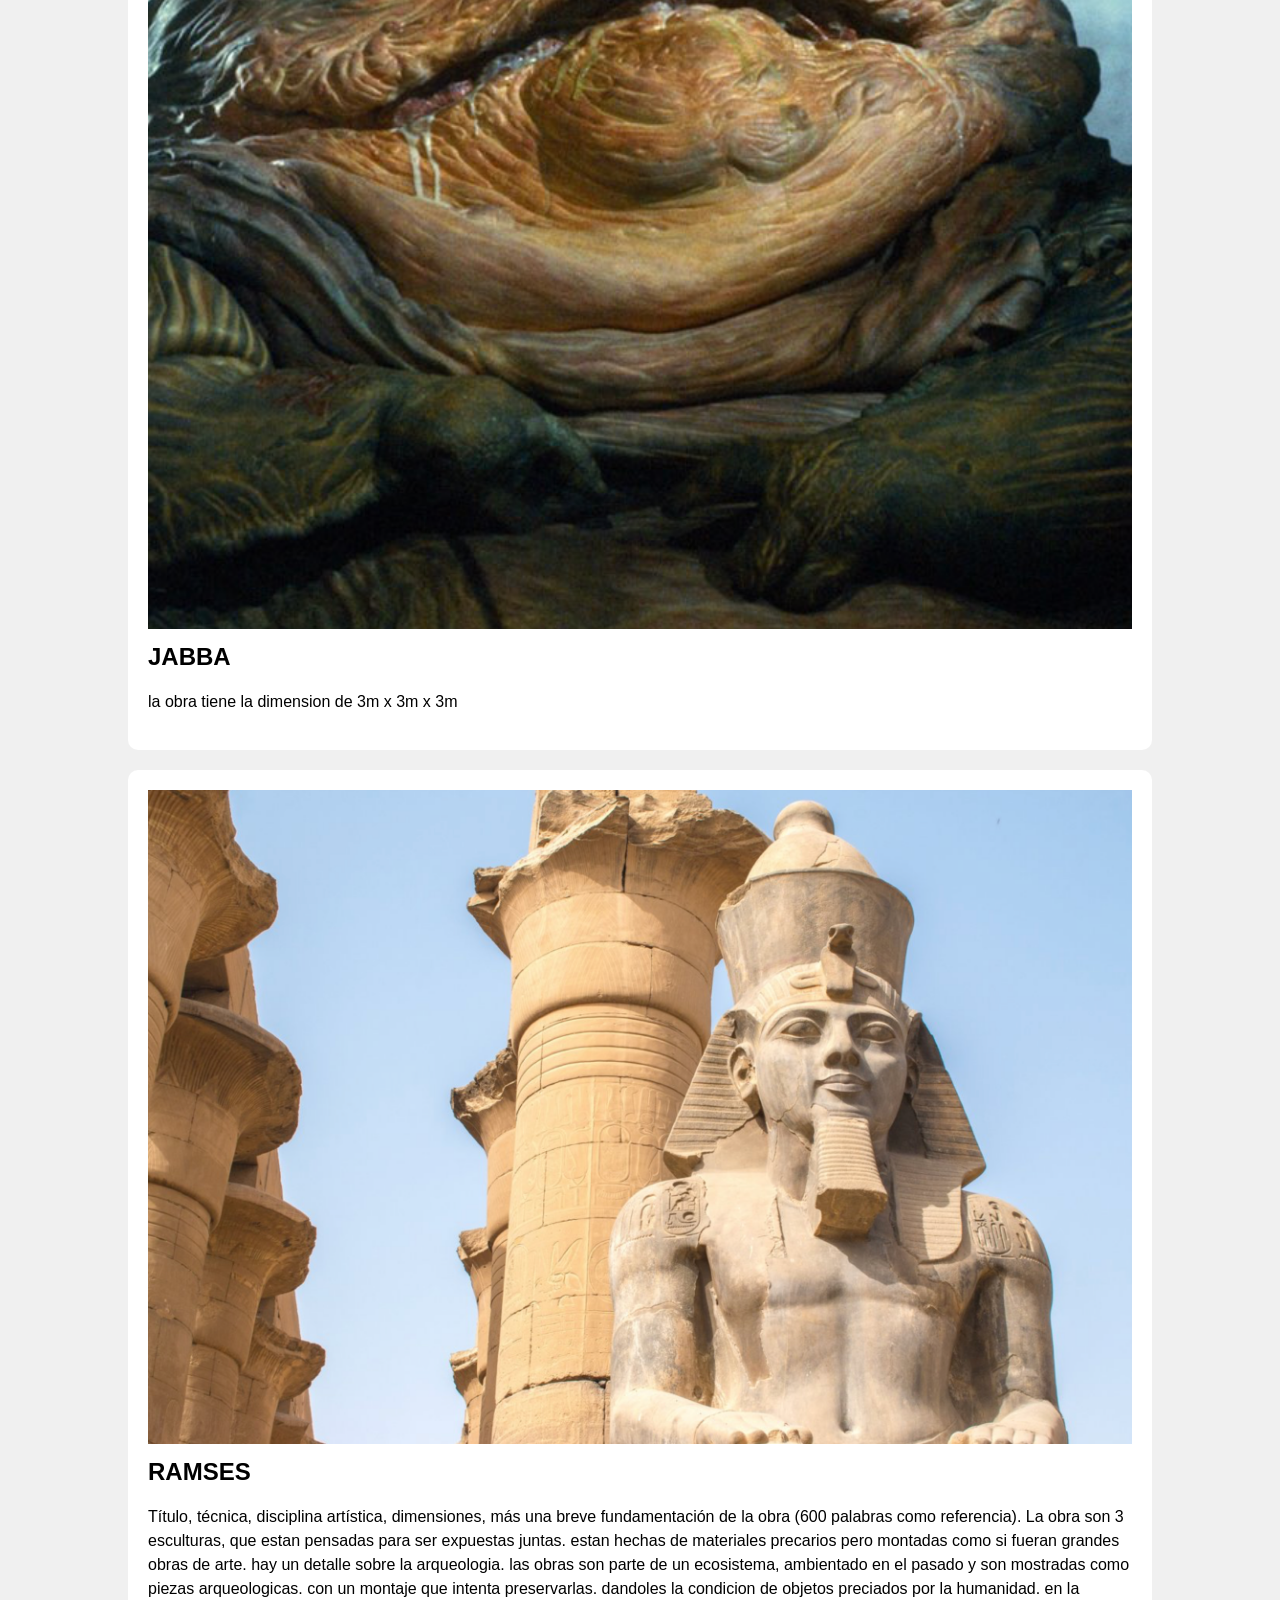
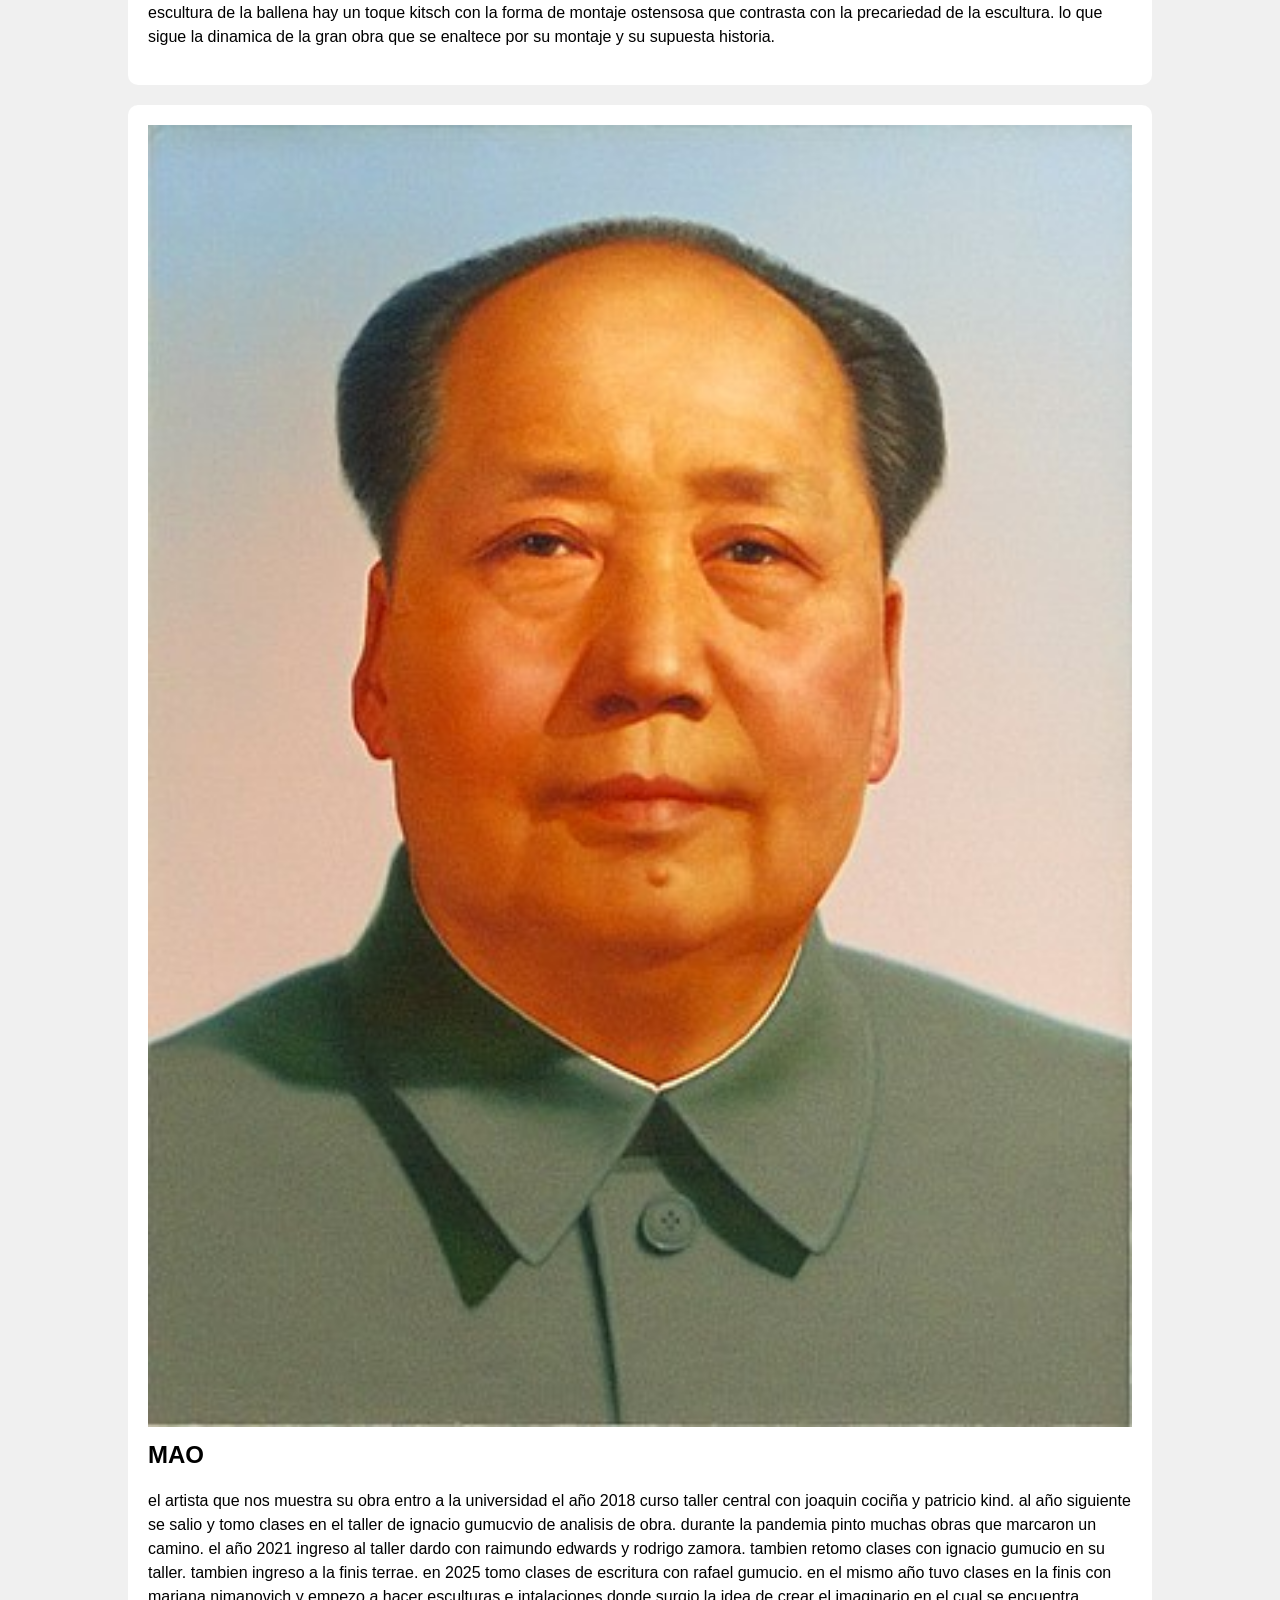
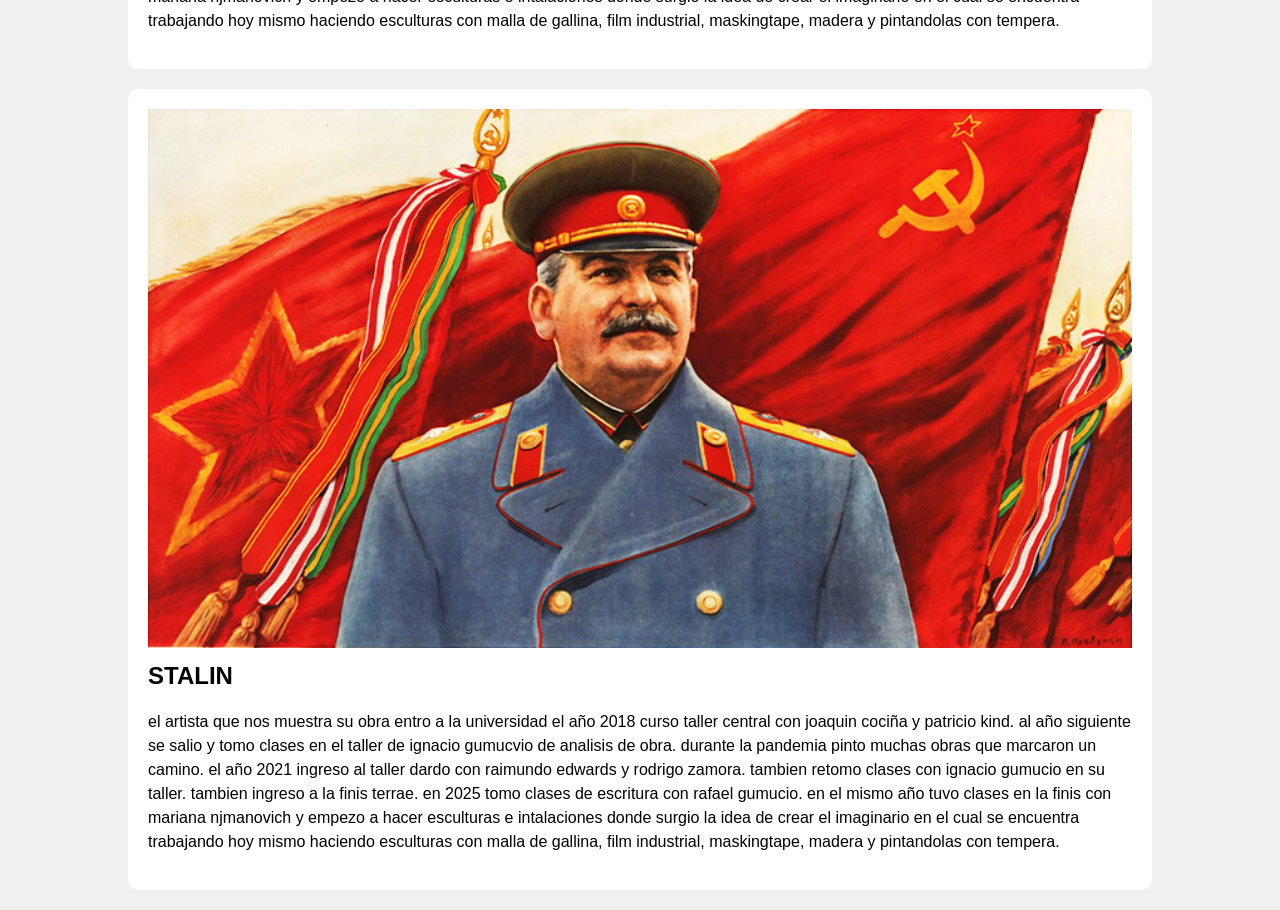
<file: w/pagina3.html>
<!DOCTYPE html>
<html>
<head>
    <a href="index.html">Volver </a>
    <meta charset="UTF-8">
    <title>Estructura con Divisiones</title>

    <style>
        /* Estilo general del cuerpo */
        body {
            font-family: Arial, sans-serif;
            background-color: #f0f0f0;
            margin: 0;
        }

        /* Contenedor principal */
        .contenedor {
            width: 80%;
            margin: auto;
        }

        /* Sección o bloque */
        .bloque {
            background-color: white;
            margin: 20px 0;
            padding: 20px;
            border-radius: 10px;
        }

        /* Imagen */
        .bloque img {
            width: 100%;
            height: auto;
        }

        /* Encabezado */
        .bloque h2 {
            margin-top: 10px;
        }

        /* Texto */
        .bloque p {
            line-height: 1.5;
        }
    </style>
</head>

<body>

    <!-- Contenedor principal -->
    <div class="contenedor">

        <!-- BLOQUE 1 -->
        <div class="bloque">
            <img src="img/kim.png" alt="Descripción de la imagen">
            <h2>KIM</h2>
            <p>
                El lider coreano en edad temprana se sabia gran hombre destinado a grandes cosas, a la edad temprana de 10 años decidio ir a suiza a estudiar las cosas que los lideres estudian, en suiza fue siempre el mejor alumno en clases y quedo indignado por las clases sociales que veia en ese pais los ricos que solo derrochaban y los pobres tirados en las calles pinchadose los brazos hasta morir, aqui la conviccion comunista del gran lider que es hoy se acentuo y logro una conviccion mayor al vivir la barbarie del capitalismo en su persona misma, formo un sindicato en el colegio a los 11 años y logro que sus profesores recibieran un aumento salarial, participo de forma clandestina en el movimiento comunista internacional de suiza desde los 12, organizando manifestaciones y exigiendo una transformacion en ese pais el cual lastima le daba y repugnancia hacia la clase dominante. a los 13 años fue el lider del partido comunista suizo desde la clandestinidad. se graduo con honores a los 15 años en ingieneria, medicina, fisica, derecho internacional y fue campeon de atletismo. volvio a corea a los 18 años donde junto a su padre estuvieron gobernando el pais cuando su padre fallecio todos los coreano lloraron fue el dia mas triste de kim quien al dia siguiente fue llamado por el comite central y se le entrego una carta que decia que estaba ahora a cargo del partido comunista voluntad cuya era de su padre como ultima que dejo en vida sobre que no se debia abrir con el en vida. kim al leer el sobre quedo impactado y se sintio profundamente conmovido por ver en cuanto bien le tenia como estima su padre suyo y con mucho dolor y tras pensarlo ya mucho se descidio y se seco ya las lagrimas y se puso firme y dio las bienvenidas a todos hablo con todos los miembros del congreso del pueblo y al dia siguiente un poco mas recompuesto al menos para las afueras porque en su corazon todavia esta la herida a rojo vivo dio el discurso mas conmovedor y brillante jammas oida ni visto ni leido por ningun coreano, todos los presentes lloraron y aplaudieron lloraron lo con movedor aplaudieron lo muy bueno de su lider que era y que gracias a su padre por tan buen heredero prometer al país, en sus primeros años de mandato el pais crecio a un ritmo de 10% anual superando las expectativas, construyo hospitales, colegios, los visito en su propio ser y hablo con todos un dia habia un herido en la cabeza y el cirujano se hallabase malo porque tenia una gripe muy fuerte y entonces kim que ya estaba ahi se ofrecio a hacer el la operacion ya que habia estudiado medicina en suiza y muy con recato las enfermeras le dijieron que este hombre bien podia morir pues kim las convencio cuando les dijo los tecnisimo mas avanzados escuchados en esas salas que habia aprendido en suiza y ejecuto la operacion y el hombre se salvo.
                
            </p>
        </div>

        <!-- BLOQUE 2 -->
        <div class="bloque">
            <img src="img/jabba.png" alt="Descripción de la imagen">
            <h2>JABBA</h2>
            <p>
            la obra tiene la dimension de 3m x 3m x 3m 
            </p>
        </div>

        <!-- BLOQUE 3 -->
        <div class="bloque">
            <img src="img/faraon.png" alt="Descripción de la imagen">
            <h2>RAMSES</h2>
            <p>
                Título, técnica, disciplina artística, dimensiones, más una breve fundamentación de la obra (600 palabras como referencia). La obra son 3 esculturas, que estan pensadas para ser expuestas juntas. estan hechas de materiales precarios pero montadas como si fueran grandes obras de arte. hay un detalle sobre la arqueologia. las obras son parte de un ecosistema, ambientado en el pasado y son mostradas como piezas arqueologicas. con un montaje que intenta preservarlas. dandoles la condicion de objetos preciados por la humanidad. en la escultura de la ballena hay un toque kitsch con la forma de montaje ostensosa que contrasta con la precariedad de la escultura. lo que sigue la dinamica de la gran obra que se enaltece por su montaje y su supuesta historia.
            </p>
        </div>
        <!-- BLOQUE 1 -->
        <div class="bloque">
            <img src="img/Mao.png" alt="Descripción de la imagen">
            <h2>MAO</h2>
            <p>
                el artista que nos muestra su obra entro a la universidad el año 2018 curso taller central con joaquin cociña y patricio kind. al año siguiente se salio y tomo clases en el taller de ignacio gumucvio de analisis de obra. durante la pandemia pinto muchas obras que marcaron un camino. el año 2021 ingreso al taller dardo con raimundo edwards y rodrigo zamora. tambien retomo clases con ignacio gumucio en su taller. tambien ingreso a la finis terrae. en 2025 tomo clases de escritura con rafael gumucio. en el mismo año tuvo clases en la finis con mariana njmanovich y empezo a hacer esculturas e intalaciones donde surgio la idea de crear el imaginario en el cual se encuentra trabajando hoy mismo haciendo esculturas con malla de gallina, film industrial, maskingtape, madera y pintandolas con tempera.
                
            </p>
        </div>
        <!-- BLOQUE 1 -->
        <div class="bloque">
            <img src="img/stalin.png" alt="Descripción de la imagen">
            <h2>STALIN</h2>
            <p>
                el artista que nos muestra su obra entro a la universidad el año 2018 curso taller central con joaquin cociña y patricio kind. al año siguiente se salio y tomo clases en el taller de ignacio gumucvio de analisis de obra. durante la pandemia pinto muchas obras que marcaron un camino. el año 2021 ingreso al taller dardo con raimundo edwards y rodrigo zamora. tambien retomo clases con ignacio gumucio en su taller. tambien ingreso a la finis terrae. en 2025 tomo clases de escritura con rafael gumucio. en el mismo año tuvo clases en la finis con mariana njmanovich y empezo a hacer esculturas e intalaciones donde surgio la idea de crear el imaginario en el cual se encuentra trabajando hoy mismo haciendo esculturas con malla de gallina, film industrial, maskingtape, madera y pintandolas con tempera.
                
            </p>
        </div>

    </div>
    

</body>
</html>
</file>
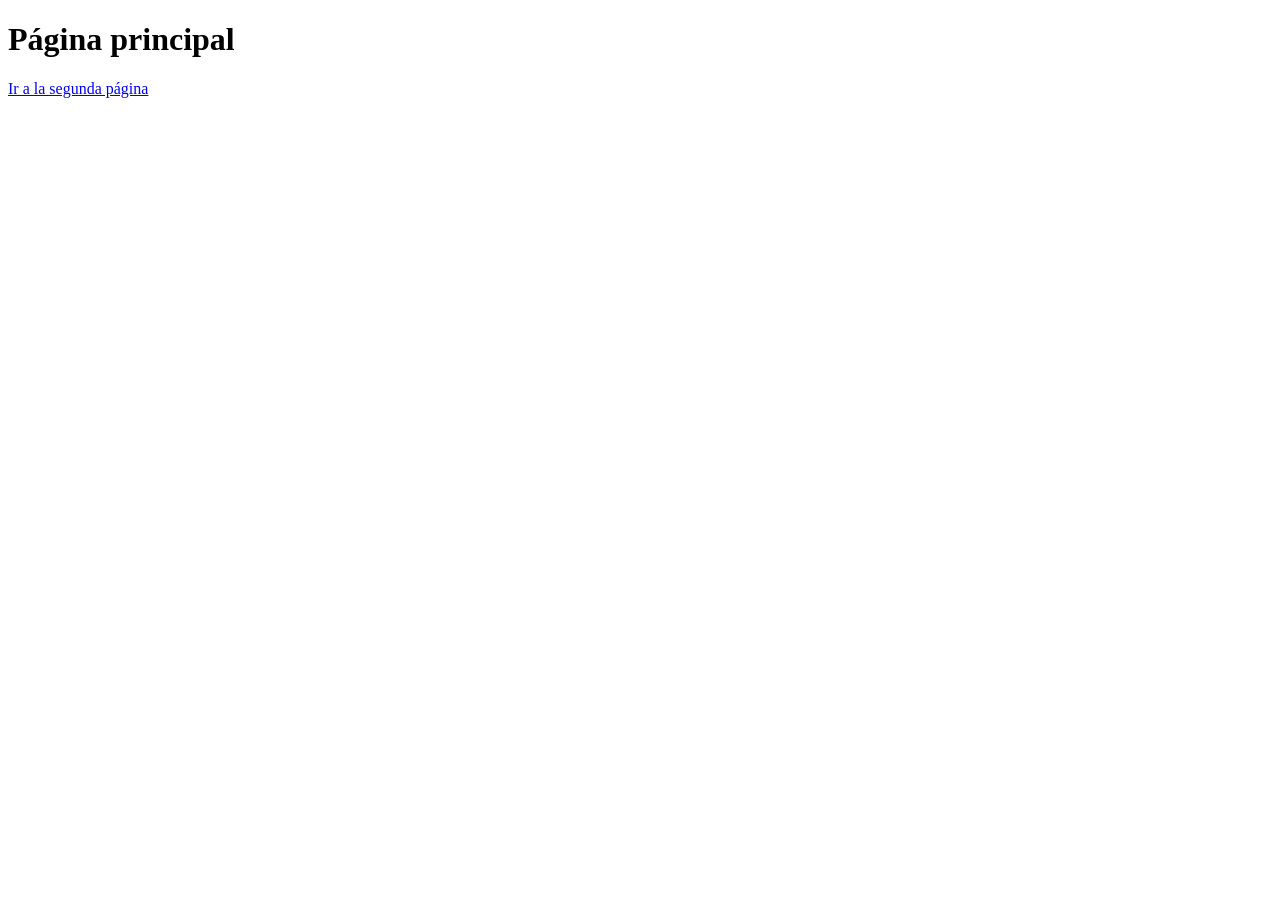
<file: FRAN/w/pagina 1.html>
<!DOCTYPE html>
<html lang="es">
<head>
<title>Mi sitio</title>
</head>
<meta charset="UTF-8">
<title>gsh</title>

<h1>Página principal</h1>

<a href="pagina 2.html">Ir a la segunda página</a>

</body>
</html>
</file>
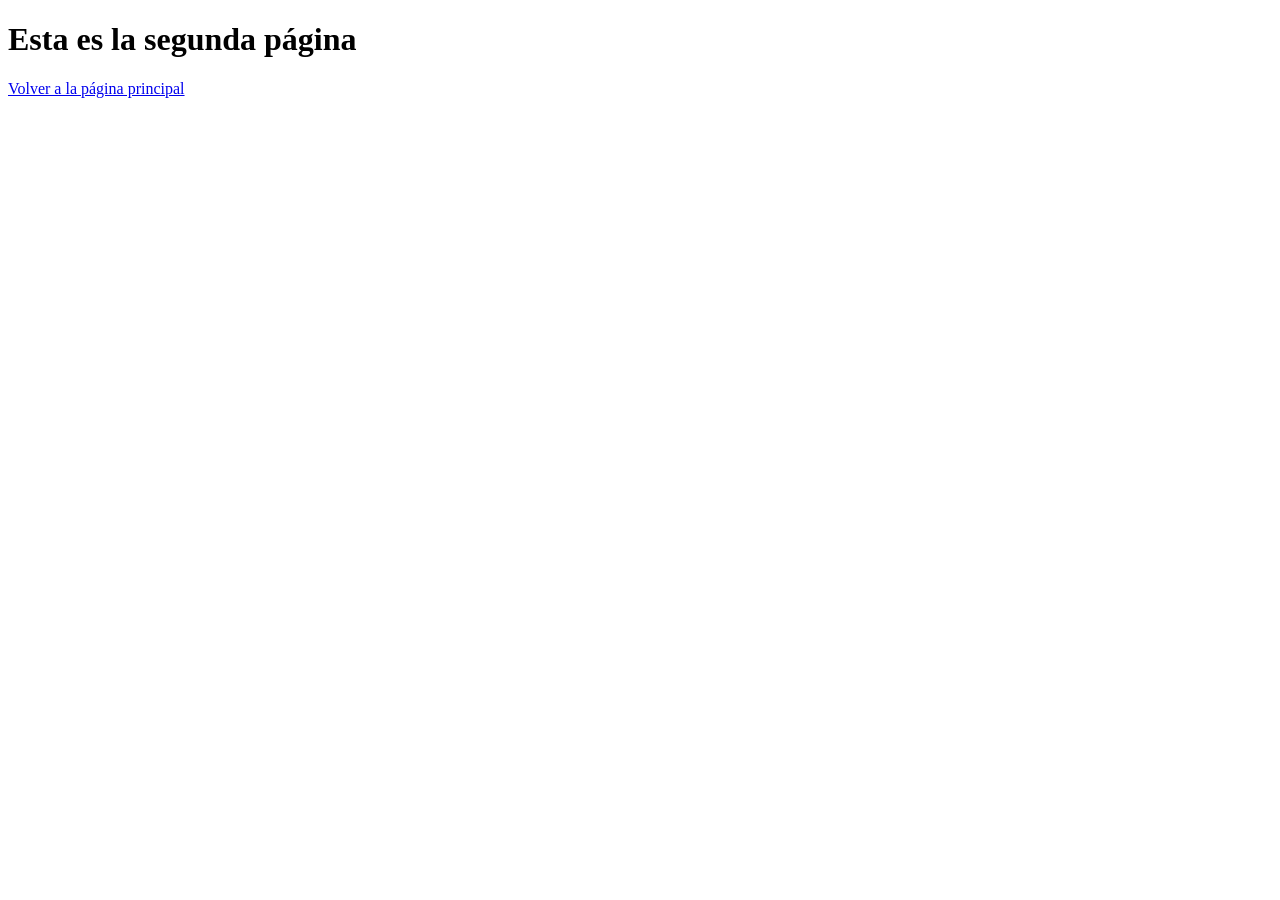
<file: FRAN/w/pagina 2.html>
<!DOCTYPE html>
<html lang="es"></html>
<head>
<title>Página 2</title>
</head>
<meta charset="UTF-8">
<body>

<h1>Esta es la segunda página</h1>

<a href="index.html">Volver a la página principal</a>
<!--<a href="index.html" target="_blank">Volver a la página principal</a>-->
<!--<a href="https://www.wikipedia.org" target="_blank">Ir a Wikipedia</a>-->

</body>
</html>
</file>
<file: styles.css>
:root {
  --bg: #0f172a;
  --bg-soft: #1e293b;
  --panel: rgba(15, 23, 42, 0.72);
  --panel-border: rgba(148, 163, 184, 0.22);
  --primary: #7c3aed;
  --primary-strong: #a78bfa;
  --text: #e2e8f0;
  --muted: #cbd5e1;
  --shadow: 0 30px 80px rgba(15, 23, 42, 0.55);
}

* {
  box-sizing: border-box;
}

body {
  margin: 0;
  min-height: 100vh;
  font-family: Arial, Helvetica, sans-serif;
  background:
    radial-gradient(circle at top left, rgba(124, 58, 237, 0.35), transparent 30%),
    linear-gradient(135deg, #020817 0%, #0f172a 45%, #111827 100%);
  color: var(--text);
}

.page-shell {
  position: relative;
  min-height: 100vh;
  display: grid;
  place-items: center;
  padding: 40px 20px;
  overflow: hidden;
}

.top-media {
  position: relative;
  z-index: 1;
  width: min(1200px, 100%);
  margin-bottom: 22px;
  border-radius: 26px;
  overflow: hidden;
  border: 1px solid var(--panel-border);
  box-shadow: var(--shadow);
  background: #000;
}

.top-media img {
  display: block;
  width: 100%;
  height: min(42vw, 440px);
  min-height: 260px;
  max-height: 440px;
  object-fit: cover;
  filter: saturate(1.05) contrast(1.12) brightness(0.82);
  animation: gentle-pan 14s ease-in-out infinite alternate;
}

@keyframes gentle-pan {
  0% {
    transform: scale(1) translateX(0);
    filter: saturate(1.1) contrast(1.1) blur(0px);
  }
  50% {
    transform: scale(1.07) translateX(-6px);
    filter: saturate(1.3) contrast(1.2) blur(0.5px);
  }
  100% {
    transform: scale(1.04) translateX(6px);
    filter: saturate(1.2) contrast(1.15) blur(0px);
  }
}

.glow {
  position: absolute;
  border-radius: 50%;
  filter: blur(80px);
  opacity: 0.6;
}

.glow-one {
  width: 280px;
  height: 280px;
  background: rgba(168, 85, 247, 0.32);
  top: 10%;
  left: 8%;
}

.glow-two {
  width: 320px;
  height: 320px;
  background: rgba(59, 130, 246, 0.25);
  right: 8%;
  bottom: 8%;
}

.hero-card {
  position: relative;
  z-index: 1;
  width: min(900px, 100%);
  padding: 52px 42px;
  background: var(--panel);
  border: 1px solid var(--panel-border);
  border-radius: 28px;
  box-shadow: var(--shadow);
  backdrop-filter: blur(10px);
}

.eyebrow {
  margin: 0;
  color: var(--primary-strong);
  text-transform: uppercase;
  letter-spacing: 0.18em;
  font-size: 0.8rem;
  font-weight: 700;
}

h1 {
  margin: 18px 0 0;
  font-size: clamp(3rem, 7vw, 5rem);
  line-height: 0.95;
}

.subtitle {
  margin: 18px 0 14px;
  color: #f5d0fe;
  font-size: clamp(1.3rem, 2vw, 2rem);
  font-weight: 700;
}

.small-subtitle {
  margin-top: 12px;
  margin-bottom: 10px;
  font-size: 1.2rem;
}

.small-fill {
  margin-top: 12px;
  font-size: 1rem;
  opacity: 0.9;
}

.description {
  margin: 0;
  max-width: 720px;
  color: var(--muted);
  font-size: 1.1rem;
  line-height: 1.8;
}

.link-button {
  display: inline-block;
  margin-top: 28px;
  padding: 14px 26px;
  border-radius: 999px;
  background: linear-gradient(135deg, var(--primary), #3b82f6);
  color: white;
  text-decoration: none;
  font-weight: 700;
  box-shadow: 0 15px 35px rgba(124, 58, 237, 0.4);
  transition: transform 0.2s ease, box-shadow 0.2s ease;
}

.link-button:hover {
  transform: translateY(-2px);
  box-shadow: 0 20px 45px rgba(124, 58, 237, 0.45);
}

.secondary-button {
  background: linear-gradient(135deg, #06b6d4, #3b82f6);
  box-shadow: 0 15px 35px rgba(6, 182, 212, 0.28);
}

.tertiary-button {
  background: linear-gradient(135deg, #10b981, #14b8a6);
  box-shadow: 0 15px 35px rgba(16, 185, 129, 0.24);
}

.quaternary-button {
  background: linear-gradient(135deg, #f59e0b, #f97316);
  box-shadow: 0 15px 35px rgba(245, 158, 11, 0.2);
}

.info-card {
  position: relative;
  z-index: 1;
  width: min(900px, 100%);
  margin-top: 26px;
  padding: 36px 42px;
  background: rgba(15, 23, 42, 0.7);
  border: 1px solid var(--panel-border);
  border-radius: 24px;
  box-shadow: var(--shadow);
}

.final-card {
  margin-bottom: 30px;
}

.final-links {
  display: flex;
  flex-wrap: wrap;
  gap: 14px;
  margin-top: 24px;
}

.save-card {
  margin-bottom: 40px;
}

.entry-form {
  display: grid;
  gap: 16px;
  margin-top: 18px;
}

.field {
  display: grid;
  gap: 8px;
}

.field label {
  font-weight: 700;
  color: var(--text);
}

.field input,
.field textarea {
  width: 100%;
  border: 1px solid var(--panel-border);
  border-radius: 12px;
  background: rgba(15, 23, 42, 0.55);
  color: var(--text);
  padding: 12px 14px;
  font: inherit;
}

.field textarea {
  resize: vertical;
}

.save-button {
  margin-top: 4px;
  border: 0;
  cursor: pointer;
}

.entries-list {
  list-style: none;
  padding: 0;
  margin: 20px 0 0;
  display: grid;
  gap: 14px;
}

.entry-item {
  background: rgba(15, 23, 42, 0.5);
  border: 1px solid var(--panel-border);
  border-radius: 16px;
  padding: 16px;
}

.entry-header {
  display: flex;
  justify-content: space-between;
  align-items: baseline;
  gap: 12px;
  margin-bottom: 8px;
}

.entry-item h3 {
  margin: 0;
  font-size: 1.1rem;
}

.entry-date {
  color: var(--primary-strong);
  font-size: 0.85rem;
  font-weight: 700;
}

.entry-item p {
  margin: 0;
  color: var(--muted);
  line-height: 1.6;
}

.empty-state {
  color: var(--muted);
  padding: 14px 16px;
  border: 1px dashed var(--panel-border);
  border-radius: 12px;
  background: rgba(15, 23, 42, 0.35);
}

.section-tag {
  margin: 0 0 10px;
  color: var(--primary-strong);
  text-transform: uppercase;
  letter-spacing: 0.16em;
  font-size: 0.75rem;
  font-weight: 700;
}

h2 {
  margin: 0 0 12px;
  font-size: clamp(1.8rem, 3vw, 2.5rem);
}

@media (max-width: 640px) {
  .hero-card,
  .info-card {
    padding: 34px 22px;
    border-radius: 22px;
  }

  .description {
    font-size: 1rem;
  }
}
</file>
